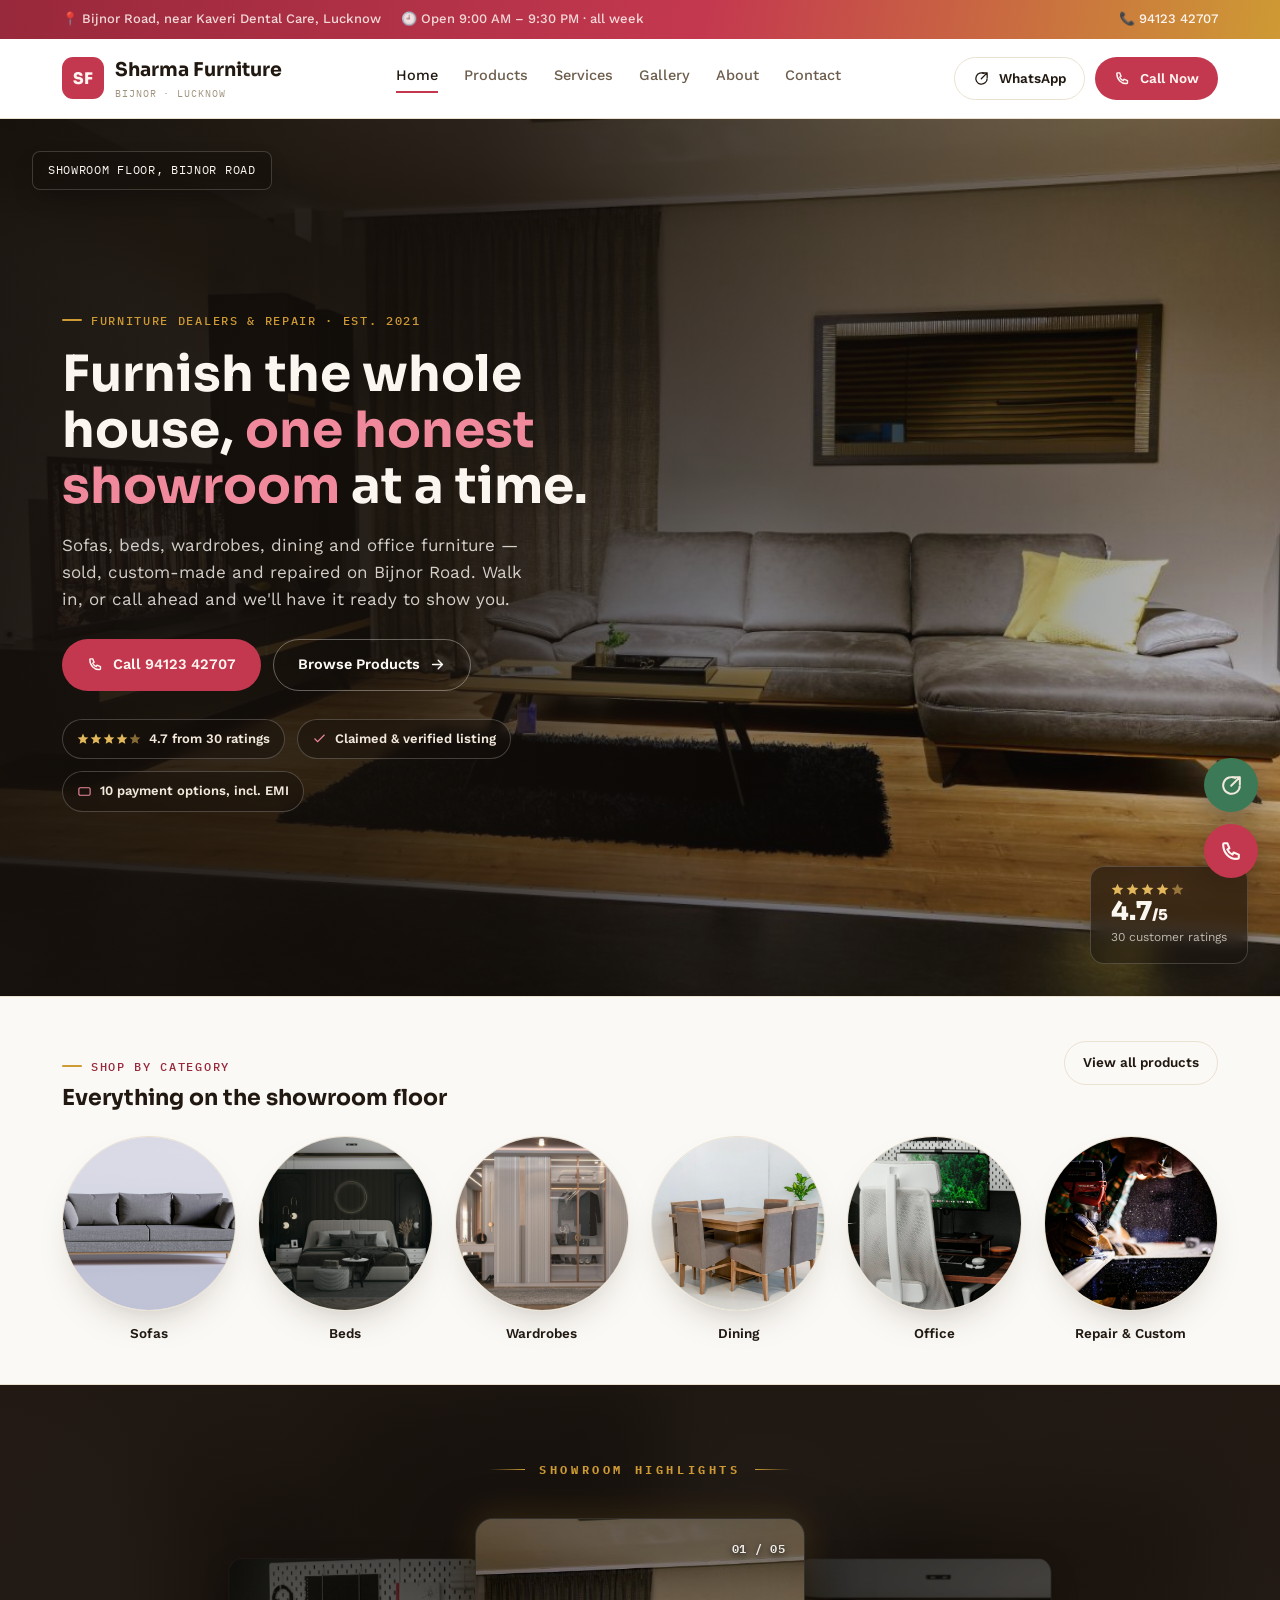
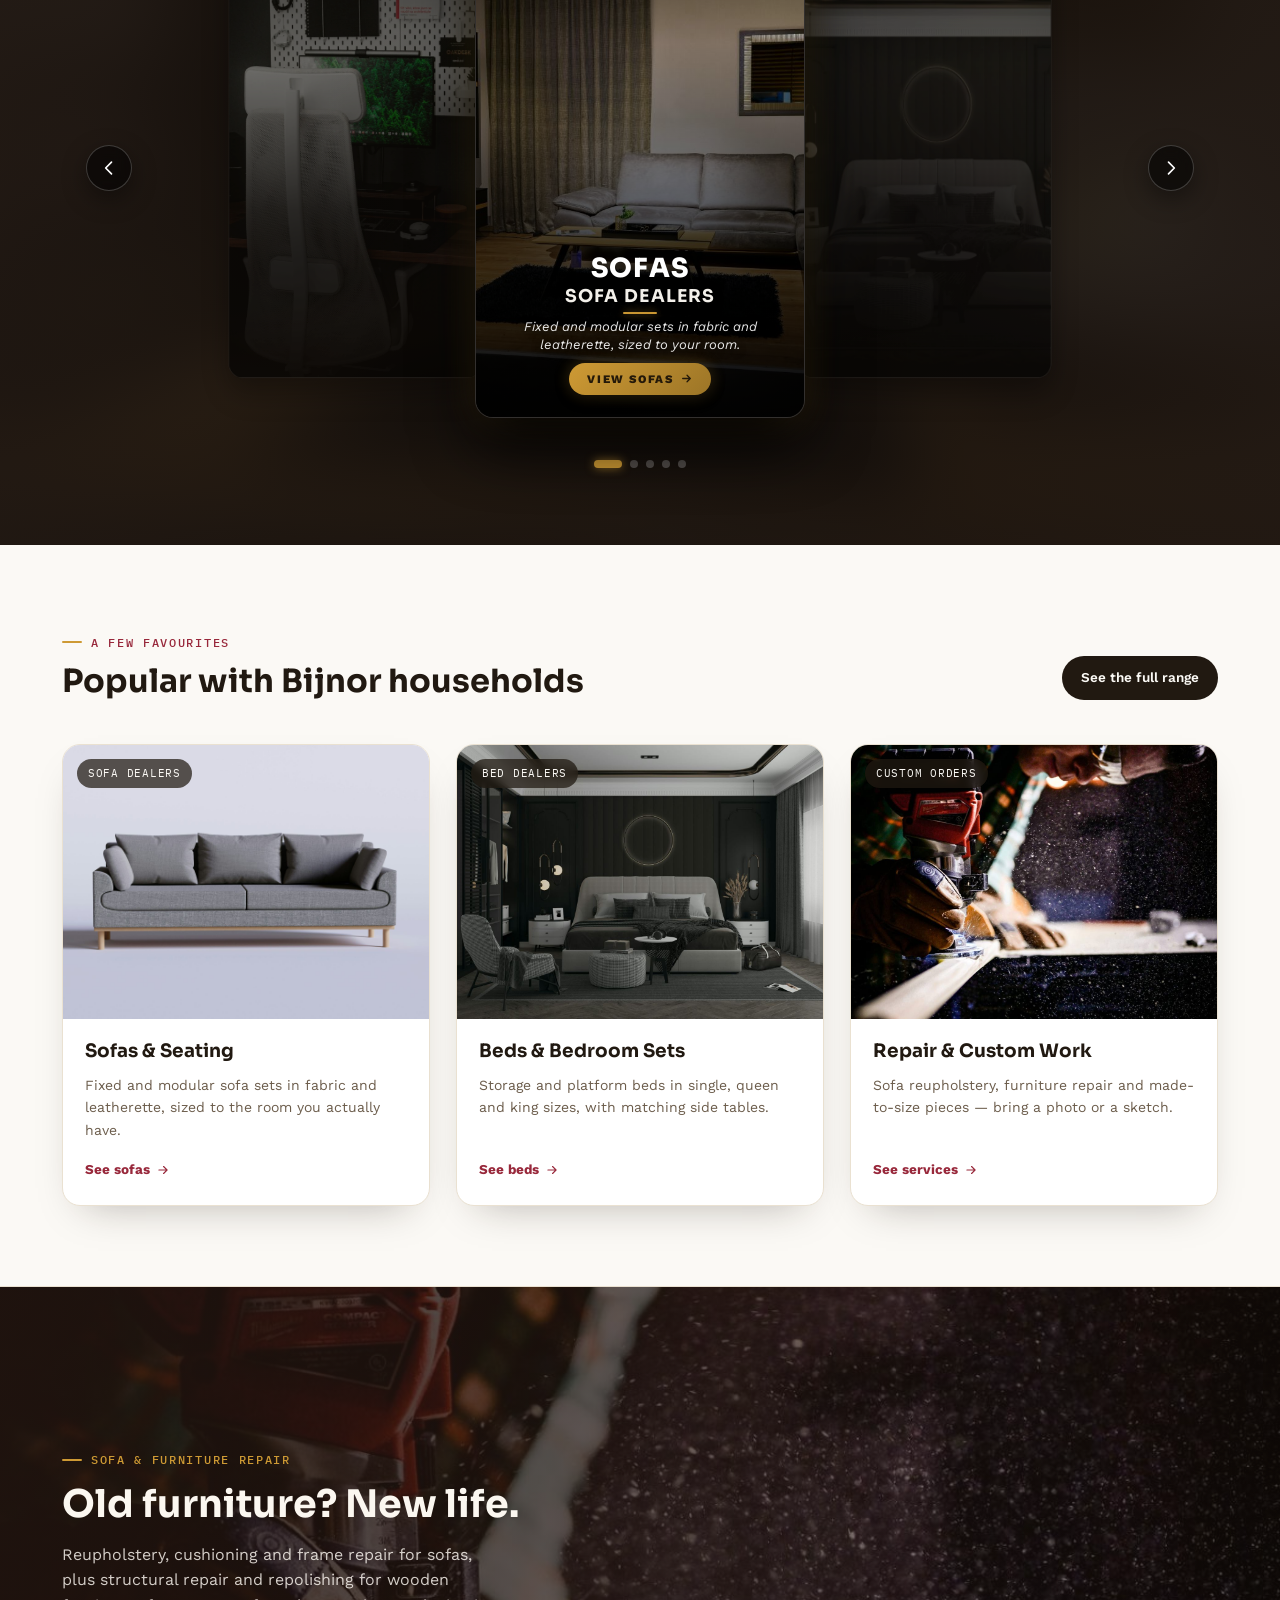
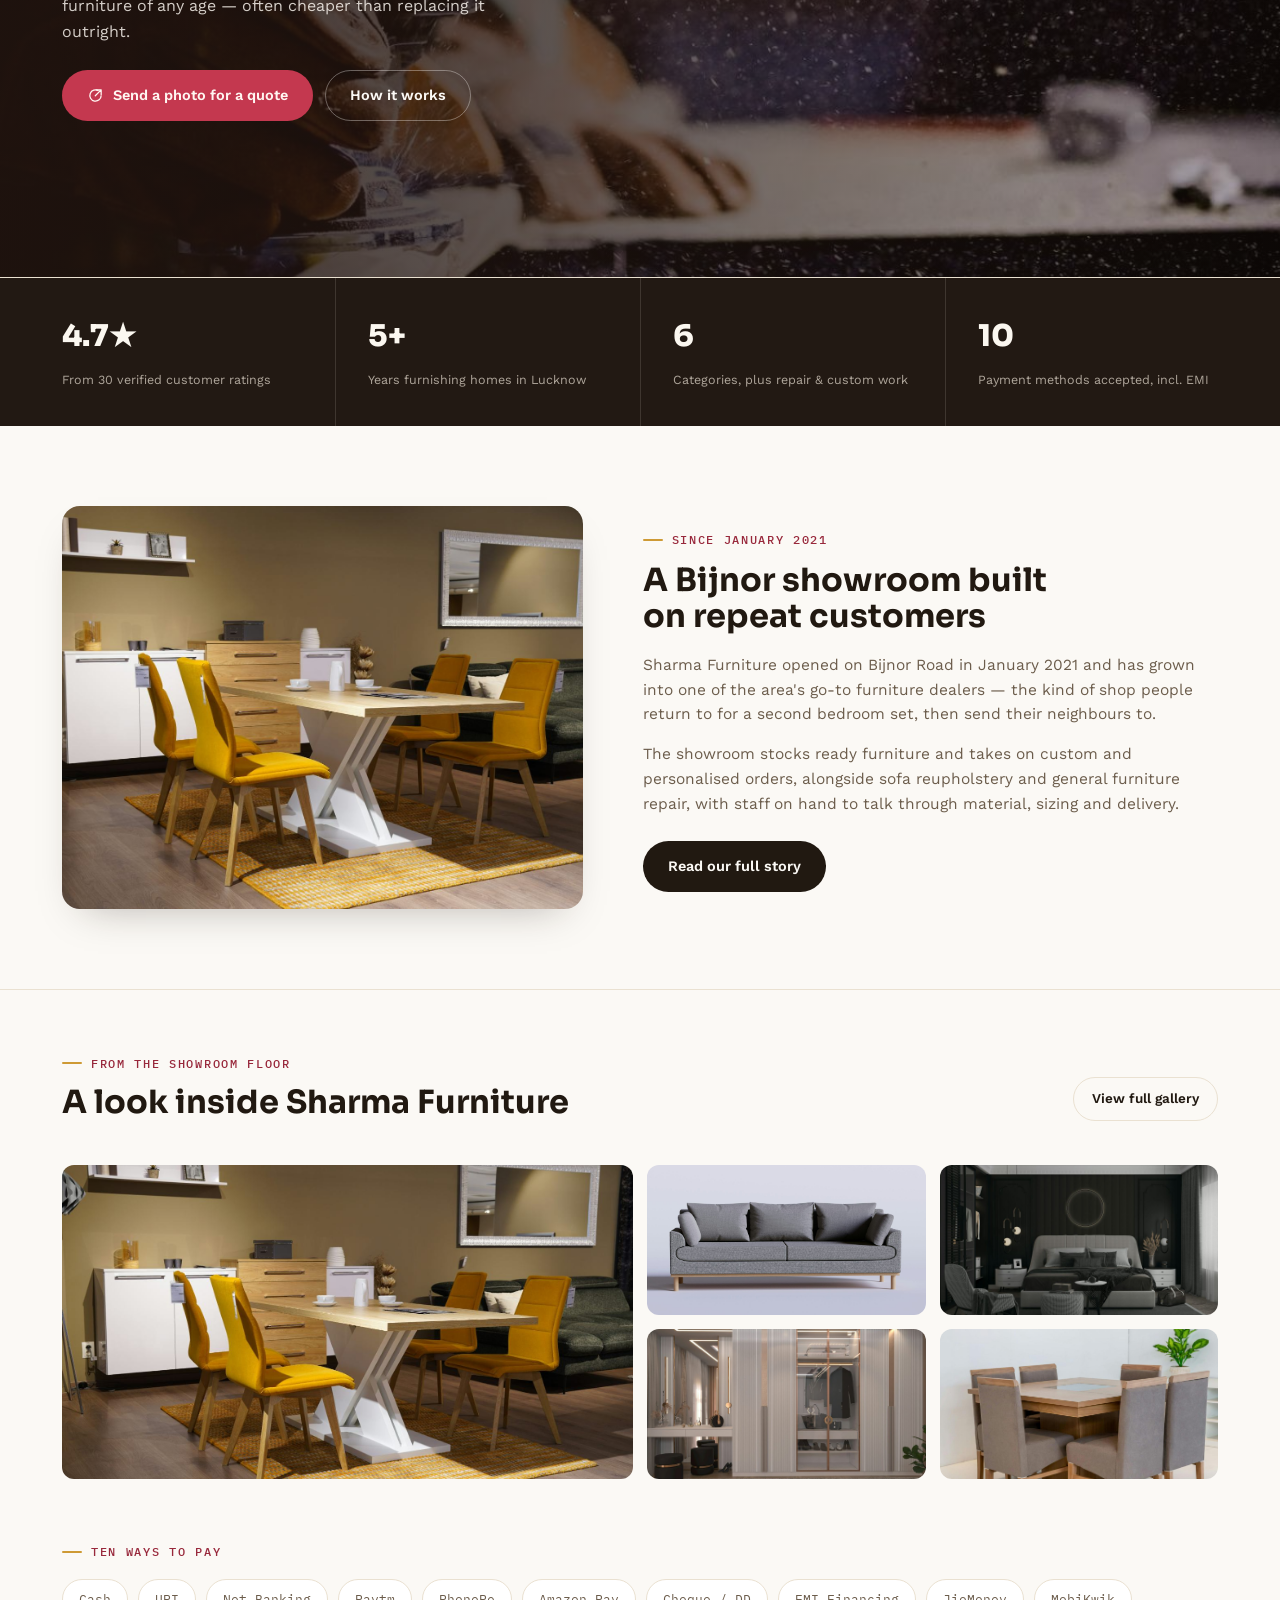
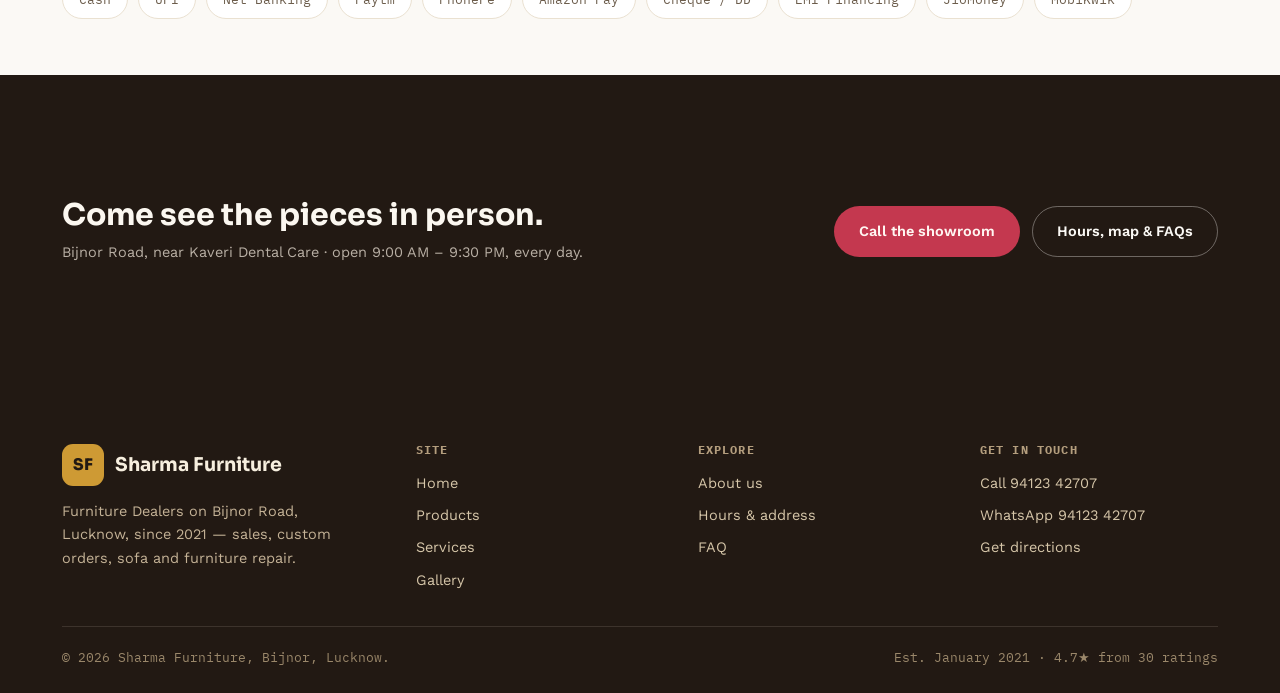
<file: index.html>
<!DOCTYPE html>
<html lang="en">
<head>
<meta charset="UTF-8">
<meta name="viewport" content="width=device-width, initial-scale=1.0">
<title>Sharma Furniture — Bijnor, Lucknow</title>
<meta name="description" content="Sharma Furniture: sofas, beds, wardrobes, dining and office furniture, plus sofa and furniture repair, on Bijnor Road, Lucknow. Open 9:00 AM–9:30 PM daily.">
<link rel="icon" href="data:image/svg+xml,<svg xmlns=%22http://www.w3.org/2000/svg%22 viewBox=%220 0 100 100%22><text y=%22.9em%22 font-size=%2290%22>🛋️</text></svg>">
<link rel="stylesheet" href="assets/css/style.css">
</head>
<body>

<div class="topbar">
  <div class="wrap">
    <div class="tb-links">
      <span>📍 Bijnor Road, near Kaveri Dental Care, Lucknow</span>
      <span>🕘 Open 9:00 AM – 9:30 PM · all week</span>
    </div>
    <a href="tel:+919412342707">📞 94123 42707</a>
  </div>
</div>

<header class="site">
  <div class="nav">
    <a class="brand" href="index.html">
      <span class="brand-mark">SF</span>
      <span>
        <span class="brand-name">Sharma Furniture</span>
        <span class="brand-sub">Bijnor · Lucknow</span>
      </span>
    </a>
    <nav class="links">
      <a href="index.html" aria-current="page">Home</a>
      <a href="products.html">Products</a>
      <a href="services.html">Services</a>
      <a href="gallery.html">Gallery</a>
      <a href="about.html">About</a>
      <a href="contact.html">Contact</a>
    </nav>
    <div class="nav-cta">
      <span class="nav-rating">★ 4.7 · 30 ratings</span>
      <a class="btn btn-outline btn-sm" href="https://wa.me/919412342707" target="_blank" rel="noopener">
        <svg viewBox="0 0 24 24" fill="none" stroke="currentColor" stroke-width="1.8"><path d="M20 12a8 8 0 1 1-3.7-6.75"/><path d="M20 4l-8.3 8.3M13 4h7v7" stroke-linecap="round" stroke-linejoin="round"/></svg>
        WhatsApp
      </a>
      <a class="btn btn-accent btn-sm" href="tel:+919412342707">
        <svg viewBox="0 0 24 24" fill="none" stroke="currentColor" stroke-width="2"><path d="M4 5c0-.6.4-1 1-1h3l2 5-2 1a9 9 0 0 0 5 5l1-2 5 2v3c0 .6-.4 1-1 1C10.4 20 4 13.6 4 5Z" stroke-linecap="round" stroke-linejoin="round"/></svg>
        Call Now
      </a>
      <button class="nav-toggle" aria-label="Menu" id="navToggle">
        <svg viewBox="0 0 24 24" fill="none" stroke="currentColor" stroke-width="1.8"><path d="M3 6h18M3 12h18M3 18h18" stroke-linecap="round"/></svg>
      </button>
    </div>
  </div>
</header>

<main id="top">

  <!-- HERO -->
  <section class="hero">
    <div class="hero-bg">
      <img src="assets/img/hero-sofa-living.jpg" alt="Grey sectional sofa styled in a modern living room, the kind of set available at Sharma Furniture" width="1600" height="900">
    </div>
    <span class="hero-ribbon">Showroom floor, Bijnor Road</span>
    <div class="wrap">
      <div class="hero-copy">
        <span class="eyebrow on-dark">Furniture Dealers &amp; Repair · Est. 2021</span>
        <h1>Furnish the whole house, <span class="accent">one honest showroom</span> at a time.</h1>
        <p class="hero-lede">Sofas, beds, wardrobes, dining and office furniture — sold, custom-made and repaired on Bijnor Road. Walk in, or call ahead and we'll have it ready to show you.</p>
        <div class="hero-ctas">
          <a class="btn btn-accent" href="tel:+919412342707">
            <svg viewBox="0 0 24 24" fill="none" stroke="currentColor" stroke-width="2"><path d="M4 5c0-.6.4-1 1-1h3l2 5-2 1a9 9 0 0 0 5 5l1-2 5 2v3c0 .6-.4 1-1 1C10.4 20 4 13.6 4 5Z" stroke-linecap="round" stroke-linejoin="round"/></svg>
            Call 94123 42707
          </a>
          <a class="btn btn-outline on-dark" href="products.html">
            Browse Products
            <svg viewBox="0 0 24 24" fill="none" stroke="currentColor" stroke-width="2"><path d="M5 12h14M13 6l6 6-6 6" stroke-linecap="round" stroke-linejoin="round"/></svg>
          </a>
        </div>
        <div class="hero-badges">
          <span class="hbadge on-dark">
            <span class="stars">
              <svg viewBox="0 0 20 20" fill="currentColor"><path d="M10 1l2.6 5.9 6.4.6-4.8 4.3 1.4 6.2L10 14.9 4.4 18l1.4-6.2L1 7.5l6.4-.6L10 1z"/></svg>
              <svg viewBox="0 0 20 20" fill="currentColor"><path d="M10 1l2.6 5.9 6.4.6-4.8 4.3 1.4 6.2L10 14.9 4.4 18l1.4-6.2L1 7.5l6.4-.6L10 1z"/></svg>
              <svg viewBox="0 0 20 20" fill="currentColor"><path d="M10 1l2.6 5.9 6.4.6-4.8 4.3 1.4 6.2L10 14.9 4.4 18l1.4-6.2L1 7.5l6.4-.6L10 1z"/></svg>
              <svg viewBox="0 0 20 20" fill="currentColor"><path d="M10 1l2.6 5.9 6.4.6-4.8 4.3 1.4 6.2L10 14.9 4.4 18l1.4-6.2L1 7.5l6.4-.6L10 1z"/></svg>
              <svg viewBox="0 0 20 20" fill="currentColor"><path d="M10 1l2.6 5.9 6.4.6-4.8 4.3 1.4 6.2L10 14.9 4.4 18l1.4-6.2L1 7.5l6.4-.6L10 1z" fill-opacity=".55"/></svg>
            </span>
            4.7 from 30 ratings
          </span>
          <span class="hbadge on-dark">
            <svg viewBox="0 0 24 24" fill="none" stroke="currentColor" stroke-width="1.8"><path d="M20 6L9 17l-5-5"/></svg>
            Claimed &amp; verified listing
          </span>
          <span class="hbadge on-dark">
            <svg viewBox="0 0 24 24" fill="none" stroke="currentColor" stroke-width="1.8"><rect x="3" y="6" width="18" height="12" rx="2"/></svg>
            10 payment options, incl. EMI
          </span>
        </div>
      </div>
    </div>
    <div class="hero-rating-card">
      <div>
        <div class="hrc-stars">
          <svg viewBox="0 0 20 20" fill="currentColor"><path d="M10 1l2.6 5.9 6.4.6-4.8 4.3 1.4 6.2L10 14.9 4.4 18l1.4-6.2L1 7.5l6.4-.6L10 1z"/></svg>
          <svg viewBox="0 0 20 20" fill="currentColor"><path d="M10 1l2.6 5.9 6.4.6-4.8 4.3 1.4 6.2L10 14.9 4.4 18l1.4-6.2L1 7.5l6.4-.6L10 1z"/></svg>
          <svg viewBox="0 0 20 20" fill="currentColor"><path d="M10 1l2.6 5.9 6.4.6-4.8 4.3 1.4 6.2L10 14.9 4.4 18l1.4-6.2L1 7.5l6.4-.6L10 1z"/></svg>
          <svg viewBox="0 0 20 20" fill="currentColor"><path d="M10 1l2.6 5.9 6.4.6-4.8 4.3 1.4 6.2L10 14.9 4.4 18l1.4-6.2L1 7.5l6.4-.6L10 1z"/></svg>
          <svg viewBox="0 0 20 20" fill="currentColor"><path d="M10 1l2.6 5.9 6.4.6-4.8 4.3 1.4 6.2L10 14.9 4.4 18l1.4-6.2L1 7.5l6.4-.6L10 1z" fill-opacity=".55"/></svg>
        </div>
        <div class="hrc-num">4.7<span style="font-size:15px;">/5</span></div>
        <div class="hrc-label">30 customer ratings</div>
      </div>
    </div>
  </section>

  <!-- CATEGORY RAIL -->
  <section class="rail">
    <div class="wrap">
      <div class="rail-head">
        <div>
          <span class="eyebrow">Shop by category</span>
          <h2 style="font-size:22px;margin-top:10px;">Everything on the showroom floor</h2>
        </div>
        <a class="btn btn-outline btn-sm" href="products.html">View all products</a>
      </div>
      <div class="rail-track">
        <a class="rail-item" href="products.html#sofas">
          <span class="rail-photo"><img src="assets/img/category-sofas.jpg" alt="Sofas" width="300" height="300"></span>
          <span>Sofas</span>
        </a>
        <a class="rail-item" href="products.html#beds">
          <span class="rail-photo"><img src="assets/img/category-beds.jpg" alt="Beds" width="300" height="300"></span>
          <span>Beds</span>
        </a>
        <a class="rail-item" href="products.html#wardrobes">
          <span class="rail-photo"><img src="assets/img/category-wardrobes.jpg" alt="Wardrobes & storage" width="300" height="300"></span>
          <span>Wardrobes</span>
        </a>
        <a class="rail-item" href="products.html#dining">
          <span class="rail-photo"><img src="assets/img/category-dining.jpg" alt="Dining furniture" width="300" height="300"></span>
          <span>Dining</span>
        </a>
        <a class="rail-item" href="products.html#office">
          <span class="rail-photo"><img src="assets/img/category-office.jpg" alt="Office chairs & furniture" width="300" height="300"></span>
          <span>Office</span>
        </a>
        <a class="rail-item" href="services.html">
          <span class="rail-photo"><img src="assets/img/category-repair.jpg" alt="Furniture repair and custom orders" width="300" height="300"></span>
          <span>Repair &amp; Custom</span>
        </a>
      </div>
    </div>
  </section>

  <!-- SHOWROOM HIGHLIGHTS COVERFLOW -->
  <section class="coverflow">
    <div class="coverflow-bg"><img id="cfBgImg" src="assets/img/hero-sofa-living.jpg" alt="" role="presentation"></div>
    <div class="wrap">
      <div class="cf-eyebrow">
        <span class="cf-line"></span>
        <h2>Showroom Highlights</h2>
        <span class="cf-line right"></span>
      </div>
      <div class="coverflow-stage" id="cfStage" role="region" aria-label="Showroom highlights carousel">
        <div class="cf-track" id="cfTrack">

          <div class="cf-card">
            <img class="cf-img" src="assets/img/hero-sofa-living.jpg" alt="Sofa styled in a living room">
            <div class="cf-shade"></div>
            <div class="cf-content">
              <span class="cf-tag">01 / 05</span>
              <div>
                <h3 class="cf-title">Sofas<small>Sofa Dealers</small></h3>
                <div class="cf-rule"></div>
                <p class="cf-desc">Fixed and modular sets in fabric and leatherette, sized to your room.</p>
                <a class="cf-cta" href="products.html#sofas">View sofas
                  <svg viewBox="0 0 24 24" fill="none" stroke="currentColor" stroke-width="2.4"><path d="M5 12h14M13 6l6 6-6 6" stroke-linecap="round" stroke-linejoin="round"/></svg>
                </a>
              </div>
            </div>
          </div>

          <div class="cf-card">
            <img class="cf-img" src="assets/img/category-beds.jpg" alt="Bed set on display">
            <div class="cf-shade"></div>
            <div class="cf-content">
              <span class="cf-tag">02 / 05</span>
              <div>
                <h3 class="cf-title">Beds<small>Bed Dealers</small></h3>
                <div class="cf-rule"></div>
                <p class="cf-desc">Storage and platform beds in single, queen and king, with side tables.</p>
                <a class="cf-cta" href="products.html#beds">View beds
                  <svg viewBox="0 0 24 24" fill="none" stroke="currentColor" stroke-width="2.4"><path d="M5 12h14M13 6l6 6-6 6" stroke-linecap="round" stroke-linejoin="round"/></svg>
                </a>
              </div>
            </div>
          </div>

          <div class="cf-card">
            <img class="cf-img" src="assets/img/category-wardrobes.jpg" alt="Wardrobe on display">
            <div class="cf-shade"></div>
            <div class="cf-content">
              <span class="cf-tag">03 / 05</span>
              <div>
                <h3 class="cf-title">Wardrobes<small>Storage</small></h3>
                <div class="cf-rule"></div>
                <p class="cf-desc">Two- and three-door wardrobes built to the wall's measurements.</p>
                <a class="cf-cta" href="products.html#wardrobes">View wardrobes
                  <svg viewBox="0 0 24 24" fill="none" stroke="currentColor" stroke-width="2.4"><path d="M5 12h14M13 6l6 6-6 6" stroke-linecap="round" stroke-linejoin="round"/></svg>
                </a>
              </div>
            </div>
          </div>

          <div class="cf-card">
            <img class="cf-img" src="assets/img/category-dining.jpg" alt="Dining set on display">
            <div class="cf-shade"></div>
            <div class="cf-content">
              <span class="cf-tag">04 / 05</span>
              <div>
                <h3 class="cf-title">Dining<small>Tables &amp; Chairs</small></h3>
                <div class="cf-rule"></div>
                <p class="cf-desc">4, 6 and 8-seater dining sets in wood and engineered board.</p>
                <a class="cf-cta" href="products.html#dining">View dining sets
                  <svg viewBox="0 0 24 24" fill="none" stroke="currentColor" stroke-width="2.4"><path d="M5 12h14M13 6l6 6-6 6" stroke-linecap="round" stroke-linejoin="round"/></svg>
                </a>
              </div>
            </div>
          </div>

          <div class="cf-card">
            <img class="cf-img" src="assets/img/category-office.jpg" alt="Office chair on display">
            <div class="cf-shade"></div>
            <div class="cf-content">
              <span class="cf-tag">05 / 05</span>
              <div>
                <h3 class="cf-title">Office<small>Chairs &amp; Furniture</small></h3>
                <div class="cf-rule"></div>
                <p class="cf-desc">Task chairs and workstations for home offices and small businesses.</p>
                <a class="cf-cta" href="products.html#office">View office range
                  <svg viewBox="0 0 24 24" fill="none" stroke="currentColor" stroke-width="2.4"><path d="M5 12h14M13 6l6 6-6 6" stroke-linecap="round" stroke-linejoin="round"/></svg>
                </a>
              </div>
            </div>
          </div>

        </div>
        <button class="cf-nav prev" id="cfPrev" type="button" aria-label="Previous highlight">
          <svg viewBox="0 0 24 24" fill="none" stroke="currentColor" stroke-width="2"><path d="M15 5l-7 7 7 7" stroke-linecap="round" stroke-linejoin="round"/></svg>
        </button>
        <button class="cf-nav next" id="cfNext" type="button" aria-label="Next highlight">
          <svg viewBox="0 0 24 24" fill="none" stroke="currentColor" stroke-width="2"><path d="M9 5l7 7-7 7" stroke-linecap="round" stroke-linejoin="round"/></svg>
        </button>
      </div>
      <div class="cf-dots" id="cfDots"></div>
    </div>
  </section>

  <!-- FEATURED CATEGORIES -->
  <section>
    <div class="wrap">
      <div class="section-head split">
        <div>
          <span class="eyebrow">A few favourites</span>
          <h2 style="font-size:clamp(24px,2.8vw,32px);margin-top:12px;">Popular with Bijnor households</h2>
        </div>
        <a class="btn btn-dark btn-sm" href="products.html">See the full range</a>
      </div>

      <div class="grid-cats">
        <div class="cat-card">
          <div class="cat-photo"><span class="cat-tag">Sofa Dealers</span><img src="assets/img/category-sofas.jpg" alt="A grey fabric sofa, an example of the sofa sets carried at Sharma Furniture" loading="lazy" width="800" height="600"></div>
          <div class="cat-body">
            <h3>Sofas &amp; Seating</h3>
            <p>Fixed and modular sofa sets in fabric and leatherette, sized to the room you actually have.</p>
            <div class="cat-foot">
              <a class="cat-link" href="products.html#sofas">See sofas
                <svg viewBox="0 0 24 24" fill="none" stroke="currentColor" stroke-width="2"><path d="M5 12h14M13 6l6 6-6 6" stroke-linecap="round" stroke-linejoin="round"/></svg>
              </a>
            </div>
          </div>
        </div>

        <div class="cat-card">
          <div class="cat-photo"><span class="cat-tag">Bed Dealers</span><img src="assets/img/category-beds.jpg" alt="A modern bedroom set including bed and side tables" loading="lazy" width="800" height="600"></div>
          <div class="cat-body">
            <h3>Beds &amp; Bedroom Sets</h3>
            <p>Storage and platform beds in single, queen and king sizes, with matching side tables.</p>
            <div class="cat-foot">
              <a class="cat-link" href="products.html#beds">See beds
                <svg viewBox="0 0 24 24" fill="none" stroke="currentColor" stroke-width="2"><path d="M5 12h14M13 6l6 6-6 6" stroke-linecap="round" stroke-linejoin="round"/></svg>
              </a>
            </div>
          </div>
        </div>

        <div class="cat-card">
          <div class="cat-photo"><span class="cat-tag">Custom Orders</span><img src="assets/img/category-repair.jpg" alt="A craftsman working on a furniture repair" loading="lazy" width="800" height="600"></div>
          <div class="cat-body">
            <h3>Repair &amp; Custom Work</h3>
            <p>Sofa reupholstery, furniture repair and made-to-size pieces — bring a photo or a sketch.</p>
            <div class="cat-foot">
              <a class="cat-link" href="services.html">See services
                <svg viewBox="0 0 24 24" fill="none" stroke="currentColor" stroke-width="2"><path d="M5 12h14M13 6l6 6-6 6" stroke-linecap="round" stroke-linejoin="round"/></svg>
              </a>
            </div>
          </div>
        </div>
      </div>
    </div>
  </section>

  <!-- PROMO / REPAIR BANNER -->
  <section class="promo">
    <div class="promo-bg"><img src="assets/img/category-repair.jpg" alt="" role="presentation"></div>
    <div class="wrap">
      <div class="promo-inner">
        <span class="eyebrow on-dark">Sofa &amp; furniture repair</span>
        <h2>Old furniture? New life.</h2>
        <p>Reupholstery, cushioning and frame repair for sofas, plus structural repair and repolishing for wooden furniture of any age — often cheaper than replacing it outright.</p>
        <div style="display:flex;gap:12px;flex-wrap:wrap;">
          <a class="btn btn-accent" href="https://wa.me/919412342707" target="_blank" rel="noopener">
            <svg viewBox="0 0 24 24" fill="none" stroke="currentColor" stroke-width="1.8"><path d="M20 12a8 8 0 1 1-3.7-6.75"/><path d="M20 4l-8.3 8.3M13 4h7v7" stroke-linecap="round" stroke-linejoin="round"/></svg>
            Send a photo for a quote
          </a>
          <a class="btn btn-outline on-dark" href="services.html">How it works</a>
        </div>
      </div>
    </div>
  </section>

  <!-- STATS -->
  <div class="stats">
    <div class="stats-grid">
      <div class="stat"><span class="num">4.7★</span><span class="label">From 30 verified customer ratings</span></div>
      <div class="stat"><span class="num">5+</span><span class="label">Years furnishing homes in Lucknow</span></div>
      <div class="stat"><span class="num">6</span><span class="label">Categories, plus repair &amp; custom work</span></div>
      <div class="stat"><span class="num">10</span><span class="label">Payment methods accepted, incl. EMI</span></div>
    </div>
  </div>

  <!-- ABOUT TEASER -->
  <section class="about">
    <div class="wrap about-grid">
      <div class="about-photo">
        <img src="assets/img/about-showroom.jpg" alt="A furnished living and dining space, representative of a Sharma Furniture showroom setup" loading="lazy" width="900" height="700">
      </div>
      <div class="about-copy">
        <span class="eyebrow">Since January 2021</span>
        <h2 style="font-size:clamp(24px,3vw,32px);margin:14px 0 18px;">A Bijnor showroom built on repeat customers</h2>
        <p>Sharma Furniture opened on Bijnor Road in January 2021 and has grown into one of the area's go-to furniture dealers — the kind of shop people return to for a second bedroom set, then send their neighbours to.</p>
        <p>The showroom stocks ready furniture and takes on custom and personalised orders, alongside sofa reupholstery and general furniture repair, with staff on hand to talk through material, sizing and delivery.</p>
        <div style="margin-top:24px;">
          <a class="btn btn-dark" href="about.html">Read our full story</a>
        </div>
      </div>
    </div>
  </section>

  <!-- GALLERY TEASER -->
  <section class="tight">
    <div class="wrap">
      <div class="section-head split">
        <div>
          <span class="eyebrow">From the showroom floor</span>
          <h2 style="font-size:clamp(24px,2.8vw,32px);margin-top:12px;">A look inside Sharma Furniture</h2>
        </div>
        <a class="btn btn-outline btn-sm" href="gallery.html">View full gallery</a>
      </div>
      <div class="gallery-grid">
        <a class="g-big" href="gallery.html"><img src="assets/img/about-showroom.jpg" alt="Showroom interior" loading="lazy"></a>
        <a href="gallery.html"><img src="assets/img/category-sofas.jpg" alt="Sofa on display" loading="lazy"></a>
        <a href="gallery.html"><img src="assets/img/category-beds.jpg" alt="Bed set on display" loading="lazy"></a>
        <a href="gallery.html"><img src="assets/img/category-wardrobes.jpg" alt="Wardrobe on display" loading="lazy"></a>
        <a href="gallery.html"><img src="assets/img/category-dining.jpg" alt="Dining set on display" loading="lazy"></a>
      </div>
    </div>
  </section>

  <!-- PAYMENTS -->
  <section class="tight" style="padding-top:0;">
    <div class="wrap">
      <span class="eyebrow">Ten ways to pay</span>
      <div class="pay-strip" style="margin-top:18px;">
        <span class="pay-pill">Cash</span>
        <span class="pay-pill">UPI</span>
        <span class="pay-pill">Net Banking</span>
        <span class="pay-pill">Paytm</span>
        <span class="pay-pill">PhonePe</span>
        <span class="pay-pill">Amazon Pay</span>
        <span class="pay-pill">Cheque / DD</span>
        <span class="pay-pill">EMI Financing</span>
        <span class="pay-pill">JioMoney</span>
        <span class="pay-pill">MobiKwik</span>
      </div>
    </div>
  </section>

  <!-- CTA BAND -->
  <section class="cta-band">
    <div class="wrap">
      <div>
        <h2>Come see the pieces in person.</h2>
        <p>Bijnor Road, near Kaveri Dental Care · open 9:00 AM – 9:30 PM, every day.</p>
      </div>
      <div class="cta-band-ctas">
        <a class="btn btn-accent" href="tel:+919412342707">Call the showroom</a>
        <a class="btn btn-outline on-dark" href="contact.html">Hours, map &amp; FAQs</a>
      </div>
    </div>
  </section>

</main>

<footer>
  <div class="wrap">
    <div class="footer-grid">
      <div>
        <div class="brand" style="margin-bottom:14px;">
          <span class="brand-mark" style="background:var(--gold);color:#221913;">SF</span>
          <span class="brand-name" style="font-size:19px;">Sharma Furniture</span>
        </div>
        <p style="max-width:34ch;">Furniture Dealers on Bijnor Road, Lucknow, since 2021 — sales, custom orders, sofa and furniture repair.</p>
      </div>
      <div>
        <h4>Site</h4>
        <div class="flinks">
          <a href="index.html">Home</a>
          <a href="products.html">Products</a>
          <a href="services.html">Services</a>
          <a href="gallery.html">Gallery</a>
        </div>
      </div>
      <div>
        <h4>Explore</h4>
        <div class="flinks">
          <a href="about.html">About us</a>
          <a href="contact.html">Hours &amp; address</a>
          <a href="contact.html#faq">FAQ</a>
        </div>
      </div>
      <div>
        <h4>Get in touch</h4>
        <div class="flinks">
          <a href="tel:+919412342707">Call 94123 42707</a>
          <a href="https://wa.me/919412342707" target="_blank" rel="noopener">WhatsApp 94123 42707</a>
          <a href="https://www.google.com/maps/search/?api=1&query=Sharma+Furniture+Bijnor+Road+Near+Kaveri+Dental+Care+Bijnor+Lucknow" target="_blank" rel="noopener">Get directions</a>
        </div>
      </div>
    </div>
    <div class="foot-bottom">
      <span>© <span id="year">2026</span> Sharma Furniture, Bijnor, Lucknow.</span>
      <span>Est. January 2021 · 4.7★ from 30 ratings</span>
    </div>
  </div>
</footer>

<div class="float-actions" aria-label="Quick contact">
  <a class="fab fab-wa" href="https://wa.me/919412342707" target="_blank" rel="noopener" title="WhatsApp Sharma Furniture" aria-label="WhatsApp Sharma Furniture">
    <svg viewBox="0 0 24 24" fill="none" stroke="currentColor" stroke-width="1.9"><path d="M20 12a8 8 0 1 1-3.7-6.75"/><path d="M20 4l-8.3 8.3M13 4h7v7" stroke-linecap="round" stroke-linejoin="round"/></svg>
  </a>
  <a class="fab fab-call" href="tel:+919412342707" title="Call Sharma Furniture" aria-label="Call Sharma Furniture">
    <svg viewBox="0 0 24 24" fill="none" stroke="currentColor" stroke-width="2"><path d="M4 5c0-.6.4-1 1-1h3l2 5-2 1a9 9 0 0 0 5 5l1-2 5 2v3c0 .6-.4 1-1 1C10.4 20 4 13.6 4 5Z" stroke-linecap="round" stroke-linejoin="round"/></svg>
  </a>
</div>

<script src="assets/js/main.js"></script>
</body>
</html>
</file>
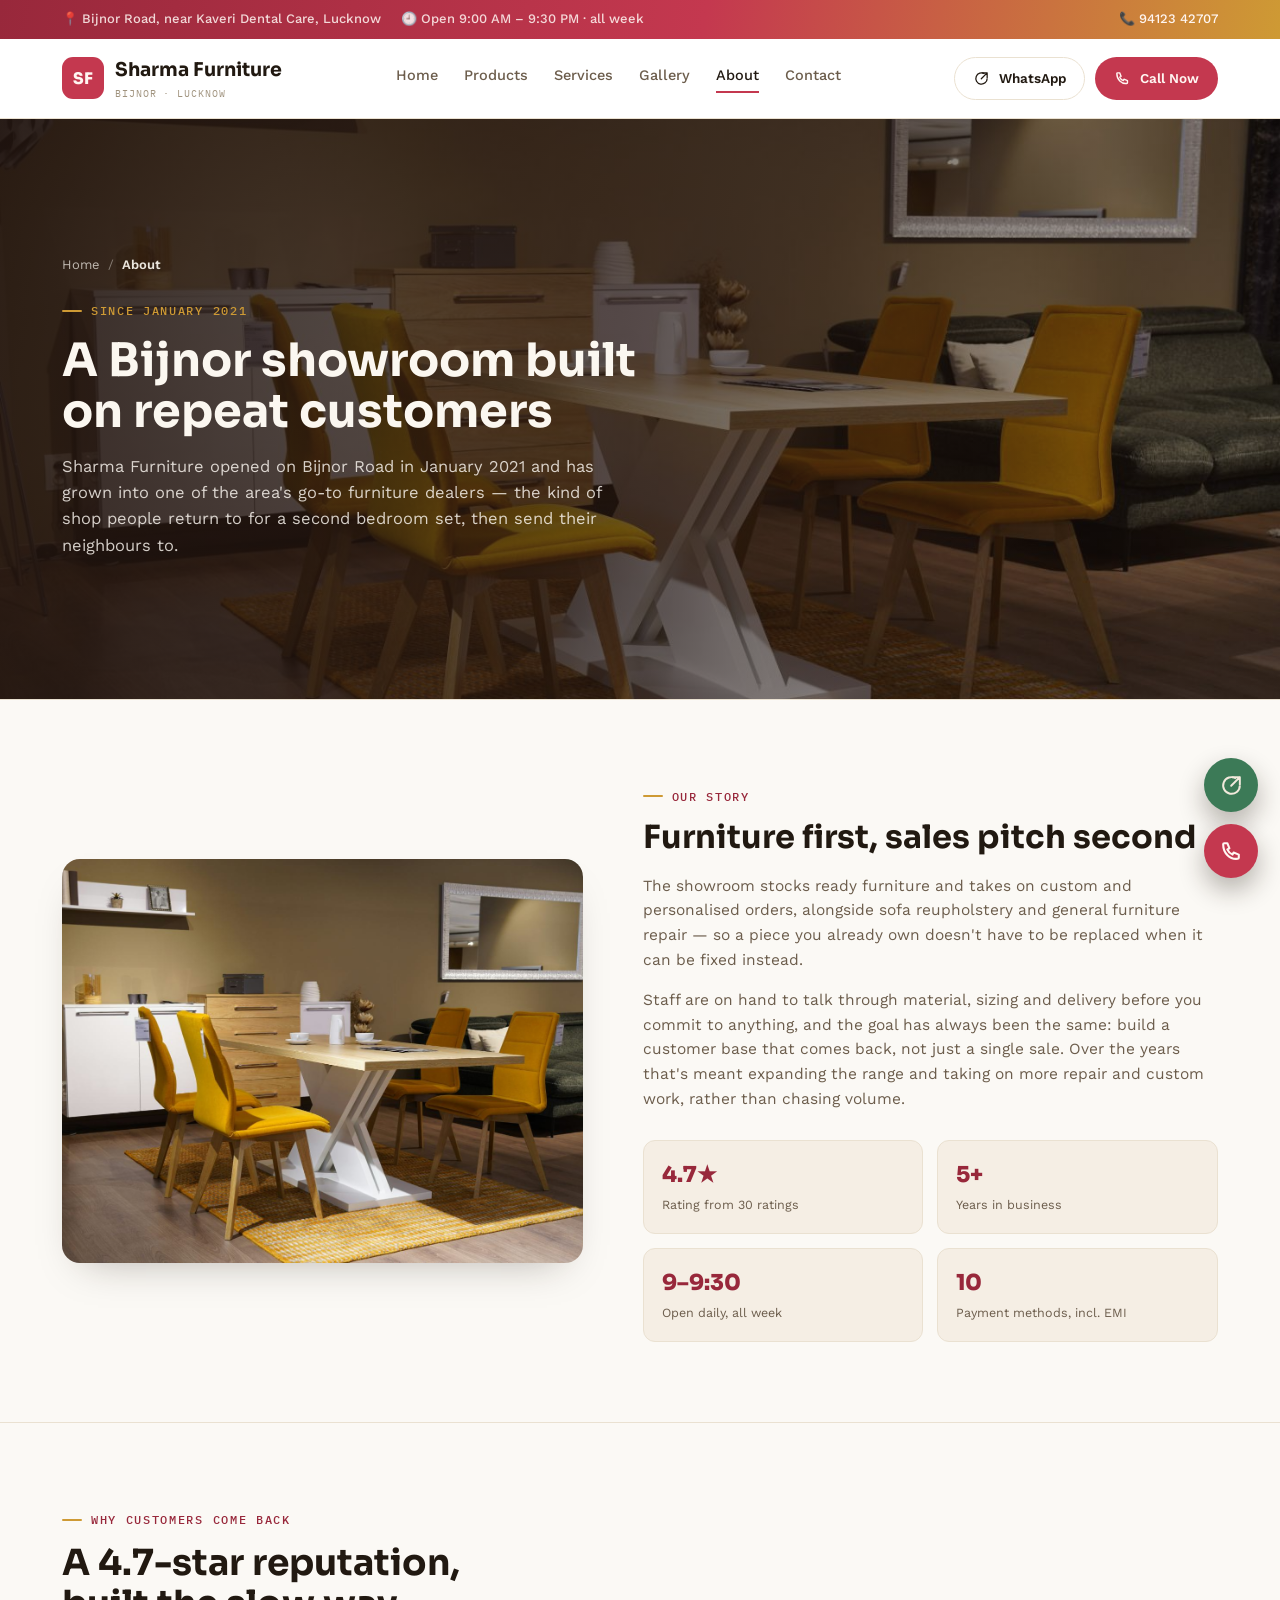
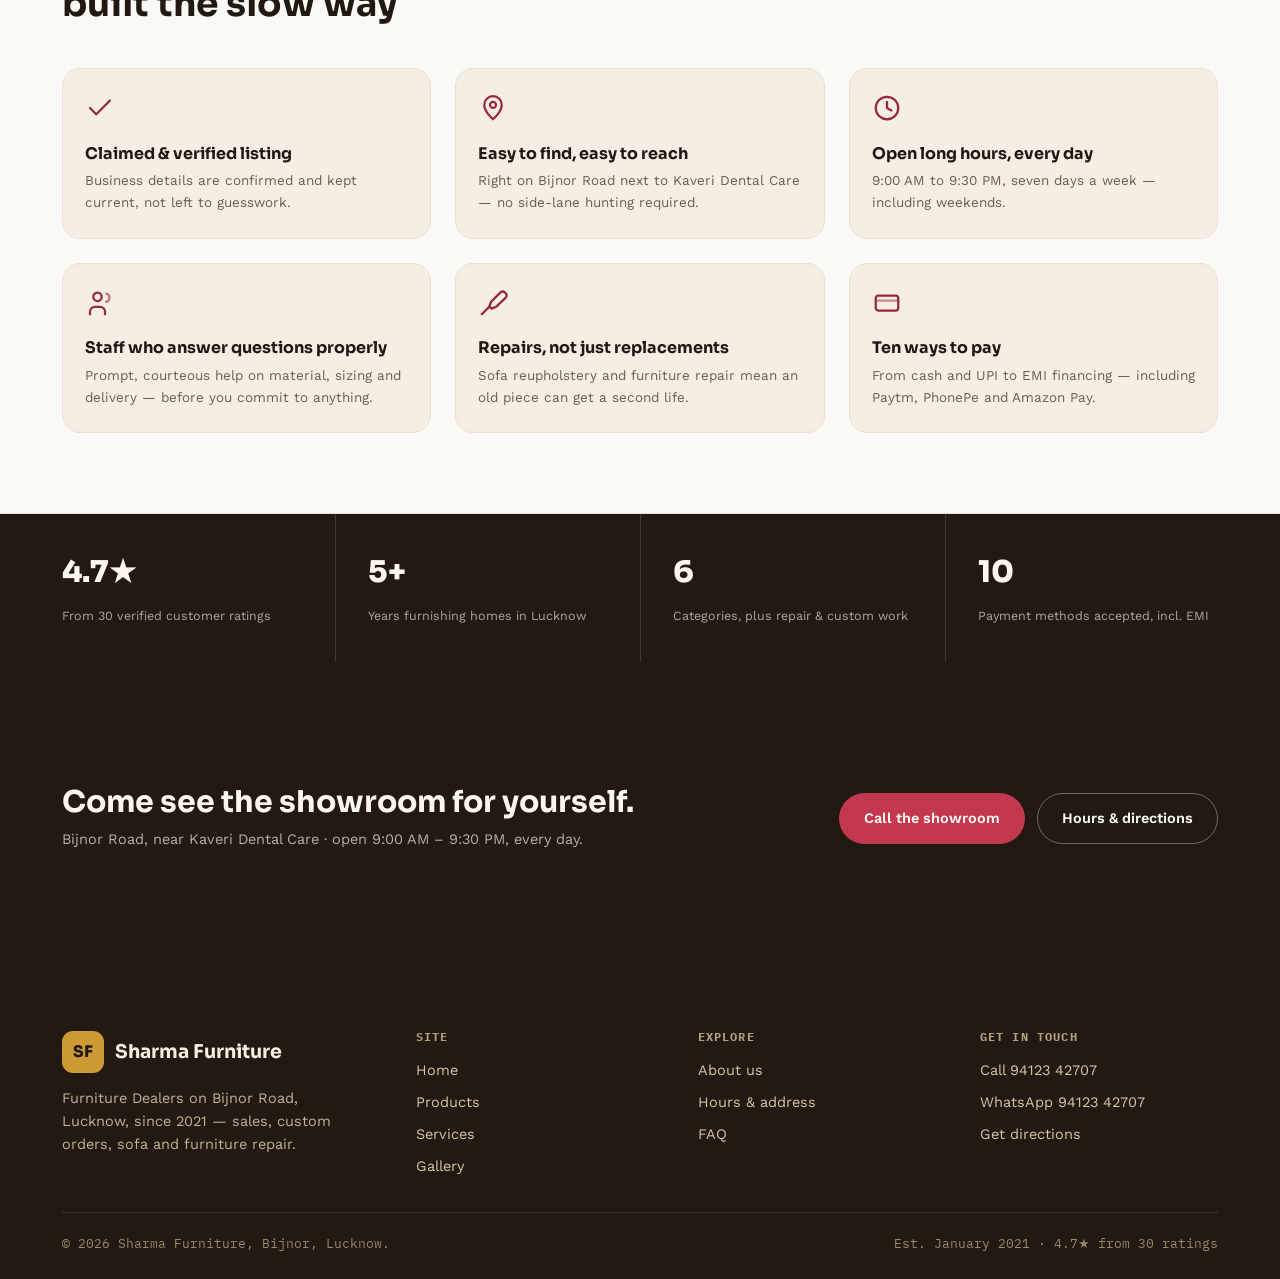
<file: about.html>
<!DOCTYPE html>
<html lang="en">
<head>
<meta charset="UTF-8">
<meta name="viewport" content="width=device-width, initial-scale=1.0">
<title>About Us — Sharma Furniture</title>
<meta name="description" content="Sharma Furniture has been furnishing homes on Bijnor Road, Lucknow, since January 2021. Read our story and why customers keep coming back.">
<link rel="icon" href="data:image/svg+xml,<svg xmlns=%22http://www.w3.org/2000/svg%22 viewBox=%220 0 100 100%22><text y=%22.9em%22 font-size=%2290%22>🛋️</text></svg>">
<link rel="stylesheet" href="assets/css/style.css">
</head>
<body>

<div class="topbar">
  <div class="wrap">
    <div class="tb-links">
      <span>📍 Bijnor Road, near Kaveri Dental Care, Lucknow</span>
      <span>🕘 Open 9:00 AM – 9:30 PM · all week</span>
    </div>
    <a href="tel:+919412342707">📞 94123 42707</a>
  </div>
</div>

<header class="site">
  <div class="nav">
    <a class="brand" href="index.html">
      <span class="brand-mark">SF</span>
      <span>
        <span class="brand-name">Sharma Furniture</span>
        <span class="brand-sub">Bijnor · Lucknow</span>
      </span>
    </a>
    <nav class="links">
      <a href="index.html">Home</a>
      <a href="products.html">Products</a>
      <a href="services.html">Services</a>
      <a href="gallery.html">Gallery</a>
      <a href="about.html" aria-current="page">About</a>
      <a href="contact.html">Contact</a>
    </nav>
    <div class="nav-cta">
      <span class="nav-rating">★ 4.7 · 30 ratings</span>
      <a class="btn btn-outline btn-sm" href="https://wa.me/919412342707" target="_blank" rel="noopener">
        <svg viewBox="0 0 24 24" fill="none" stroke="currentColor" stroke-width="1.8"><path d="M20 12a8 8 0 1 1-3.7-6.75"/><path d="M20 4l-8.3 8.3M13 4h7v7" stroke-linecap="round" stroke-linejoin="round"/></svg>
        WhatsApp
      </a>
      <a class="btn btn-accent btn-sm" href="tel:+919412342707">
        <svg viewBox="0 0 24 24" fill="none" stroke="currentColor" stroke-width="2"><path d="M4 5c0-.6.4-1 1-1h3l2 5-2 1a9 9 0 0 0 5 5l1-2 5 2v3c0 .6-.4 1-1 1C10.4 20 4 13.6 4 5Z" stroke-linecap="round" stroke-linejoin="round"/></svg>
        Call Now
      </a>
      <button class="nav-toggle" aria-label="Menu" id="navToggle">
        <svg viewBox="0 0 24 24" fill="none" stroke="currentColor" stroke-width="1.8"><path d="M3 6h18M3 12h18M3 18h18" stroke-linecap="round"/></svg>
      </button>
    </div>
  </div>
</header>

<main>

  <section class="page-hero with-photo">
    <div class="page-hero-bg"><img src="assets/img/about-showroom.jpg" alt="" role="presentation"></div>
    <div class="wrap">
      <div class="page-hero-inner">
        <div class="breadcrumb"><a href="index.html">Home</a><span class="sep">/</span><span class="current">About</span></div>
        <span class="eyebrow">Since January 2021</span>
        <h1>A Bijnor showroom built on repeat customers</h1>
        <p class="page-hero-lede">Sharma Furniture opened on Bijnor Road in January 2021 and has grown into one of the area's go-to furniture dealers — the kind of shop people return to for a second bedroom set, then send their neighbours to.</p>
      </div>
    </div>
  </section>

  <!-- STORY -->
  <section class="about">
    <div class="wrap about-grid">
      <div class="about-photo">
        <img src="assets/img/about-showroom.jpg" alt="A furnished living and dining space, representative of a Sharma Furniture showroom setup" loading="lazy" width="900" height="700">
      </div>
      <div class="about-copy">
        <span class="eyebrow">Our story</span>
        <h2 style="font-size:clamp(24px,3vw,32px);margin:14px 0 18px;">Furniture first, sales pitch second</h2>
        <p>The showroom stocks ready furniture and takes on custom and personalised orders, alongside sofa reupholstery and general furniture repair — so a piece you already own doesn't have to be replaced when it can be fixed instead.</p>
        <p>Staff are on hand to talk through material, sizing and delivery before you commit to anything, and the goal has always been the same: build a customer base that comes back, not just a single sale. Over the years that's meant expanding the range and taking on more repair and custom work, rather than chasing volume.</p>
        <div class="fact-grid">
          <div class="fact"><span class="fnum">4.7★</span><span class="flabel">Rating from 30 ratings</span></div>
          <div class="fact"><span class="fnum" id="yearsInBusiness">5+</span><span class="flabel">Years in business</span></div>
          <div class="fact"><span class="fnum">9–9:30</span><span class="flabel">Open daily, all week</span></div>
          <div class="fact"><span class="fnum">10</span><span class="flabel">Payment methods, incl. EMI</span></div>
        </div>
      </div>
    </div>
  </section>

  <!-- WHY US -->
  <section class="why">
    <div class="wrap">
      <div class="section-head">
        <span class="eyebrow">Why customers come back</span>
        <h2>A 4.7-star reputation, built the slow way</h2>
      </div>
      <div class="why-grid">
        <div class="why-card">
          <svg class="glyph" viewBox="0 0 24 24" fill="none" stroke="currentColor" stroke-width="1.8" stroke-linecap="round" stroke-linejoin="round"><path d="M20 6L9 17l-5-5"/></svg>
          <h3>Claimed &amp; verified listing</h3>
          <p>Business details are confirmed and kept current, not left to guesswork.</p>
        </div>
        <div class="why-card">
          <svg class="glyph" viewBox="0 0 24 24" fill="none" stroke="currentColor" stroke-width="1.8" stroke-linecap="round" stroke-linejoin="round"><path d="M12 21s7-6.1 7-11.5A7 7 0 0 0 5 9.5C5 14.9 12 21 12 21Z"/><circle cx="12" cy="9.5" r="2.4"/></svg>
          <h3>Easy to find, easy to reach</h3>
          <p>Right on Bijnor Road next to Kaveri Dental Care — no side-lane hunting required.</p>
        </div>
        <div class="why-card">
          <svg class="glyph" viewBox="0 0 24 24" fill="none" stroke="currentColor" stroke-width="1.8" stroke-linecap="round" stroke-linejoin="round"><circle cx="12" cy="12" r="9"/><path d="M12 7v5l3.5 2"/></svg>
          <h3>Open long hours, every day</h3>
          <p>9:00 AM to 9:30 PM, seven days a week — including weekends.</p>
        </div>
        <div class="why-card">
          <svg class="glyph" viewBox="0 0 24 24" fill="none" stroke="currentColor" stroke-width="1.8" stroke-linecap="round" stroke-linejoin="round"><path d="M4 21v-2a4 4 0 0 1 4-4h4a4 4 0 0 1 4 4v2"/><circle cx="10" cy="7" r="3.4"/><path d="M17 4.5a3.4 3.4 0 0 1 0 6.6" opacity="0.6"/></svg>
          <h3>Staff who answer questions properly</h3>
          <p>Prompt, courteous help on material, sizing and delivery — before you commit to anything.</p>
        </div>
        <div class="why-card">
          <svg class="glyph" viewBox="0 0 24 24" fill="none" stroke="currentColor" stroke-width="1.8" stroke-linecap="round" stroke-linejoin="round"><path d="M3 21l6-6"/><path d="M9 15l1.5-4L18 3.5a3 3 0 0 1 4.2 4.2L14.5 15 11 16.5Z"/></svg>
          <h3>Repairs, not just replacements</h3>
          <p>Sofa reupholstery and furniture repair mean an old piece can get a second life.</p>
        </div>
        <div class="why-card">
          <svg class="glyph" viewBox="0 0 24 24" fill="none" stroke="currentColor" stroke-width="1.8" stroke-linecap="round" stroke-linejoin="round"><rect x="3" y="6" width="18" height="12" rx="2"/><path d="M3 10h18" opacity="0.5"/></svg>
          <h3>Ten ways to pay</h3>
          <p>From cash and UPI to EMI financing — including Paytm, PhonePe and Amazon Pay.</p>
        </div>
      </div>
    </div>
  </section>

  <!-- STATS -->
  <div class="stats">
    <div class="stats-grid">
      <div class="stat"><span class="num">4.7★</span><span class="label">From 30 verified customer ratings</span></div>
      <div class="stat"><span class="num">5+</span><span class="label">Years furnishing homes in Lucknow</span></div>
      <div class="stat"><span class="num">6</span><span class="label">Categories, plus repair &amp; custom work</span></div>
      <div class="stat"><span class="num">10</span><span class="label">Payment methods accepted, incl. EMI</span></div>
    </div>
  </div>

  <!-- CTA BAND -->
  <section class="cta-band">
    <div class="wrap">
      <div>
        <h2>Come see the showroom for yourself.</h2>
        <p>Bijnor Road, near Kaveri Dental Care · open 9:00 AM – 9:30 PM, every day.</p>
      </div>
      <div class="cta-band-ctas">
        <a class="btn btn-accent" href="tel:+919412342707">Call the showroom</a>
        <a class="btn btn-outline on-dark" href="contact.html">Hours &amp; directions</a>
      </div>
    </div>
  </section>

</main>

<footer>
  <div class="wrap">
    <div class="footer-grid">
      <div>
        <div class="brand" style="margin-bottom:14px;">
          <span class="brand-mark" style="background:var(--gold);color:#221913;">SF</span>
          <span class="brand-name" style="font-size:19px;">Sharma Furniture</span>
        </div>
        <p style="max-width:34ch;">Furniture Dealers on Bijnor Road, Lucknow, since 2021 — sales, custom orders, sofa and furniture repair.</p>
      </div>
      <div>
        <h4>Site</h4>
        <div class="flinks">
          <a href="index.html">Home</a>
          <a href="products.html">Products</a>
          <a href="services.html">Services</a>
          <a href="gallery.html">Gallery</a>
        </div>
      </div>
      <div>
        <h4>Explore</h4>
        <div class="flinks">
          <a href="about.html">About us</a>
          <a href="contact.html">Hours &amp; address</a>
          <a href="contact.html#faq">FAQ</a>
        </div>
      </div>
      <div>
        <h4>Get in touch</h4>
        <div class="flinks">
          <a href="tel:+919412342707">Call 94123 42707</a>
          <a href="https://wa.me/919412342707" target="_blank" rel="noopener">WhatsApp 94123 42707</a>
          <a href="https://www.google.com/maps/search/?api=1&query=Sharma+Furniture+Bijnor+Road+Near+Kaveri+Dental+Care+Bijnor+Lucknow" target="_blank" rel="noopener">Get directions</a>
        </div>
      </div>
    </div>
    <div class="foot-bottom">
      <span>© <span id="year">2026</span> Sharma Furniture, Bijnor, Lucknow.</span>
      <span>Est. January 2021 · 4.7★ from 30 ratings</span>
    </div>
  </div>
</footer>

<div class="float-actions" aria-label="Quick contact">
  <a class="fab fab-wa" href="https://wa.me/919412342707" target="_blank" rel="noopener" title="WhatsApp Sharma Furniture" aria-label="WhatsApp Sharma Furniture">
    <svg viewBox="0 0 24 24" fill="none" stroke="currentColor" stroke-width="1.9"><path d="M20 12a8 8 0 1 1-3.7-6.75"/><path d="M20 4l-8.3 8.3M13 4h7v7" stroke-linecap="round" stroke-linejoin="round"/></svg>
  </a>
  <a class="fab fab-call" href="tel:+919412342707" title="Call Sharma Furniture" aria-label="Call Sharma Furniture">
    <svg viewBox="0 0 24 24" fill="none" stroke="currentColor" stroke-width="2"><path d="M4 5c0-.6.4-1 1-1h3l2 5-2 1a9 9 0 0 0 5 5l1-2 5 2v3c0 .6-.4 1-1 1C10.4 20 4 13.6 4 5Z" stroke-linecap="round" stroke-linejoin="round"/></svg>
  </a>
</div>

<script src="assets/js/main.js"></script>
</body>
</html>
</file>
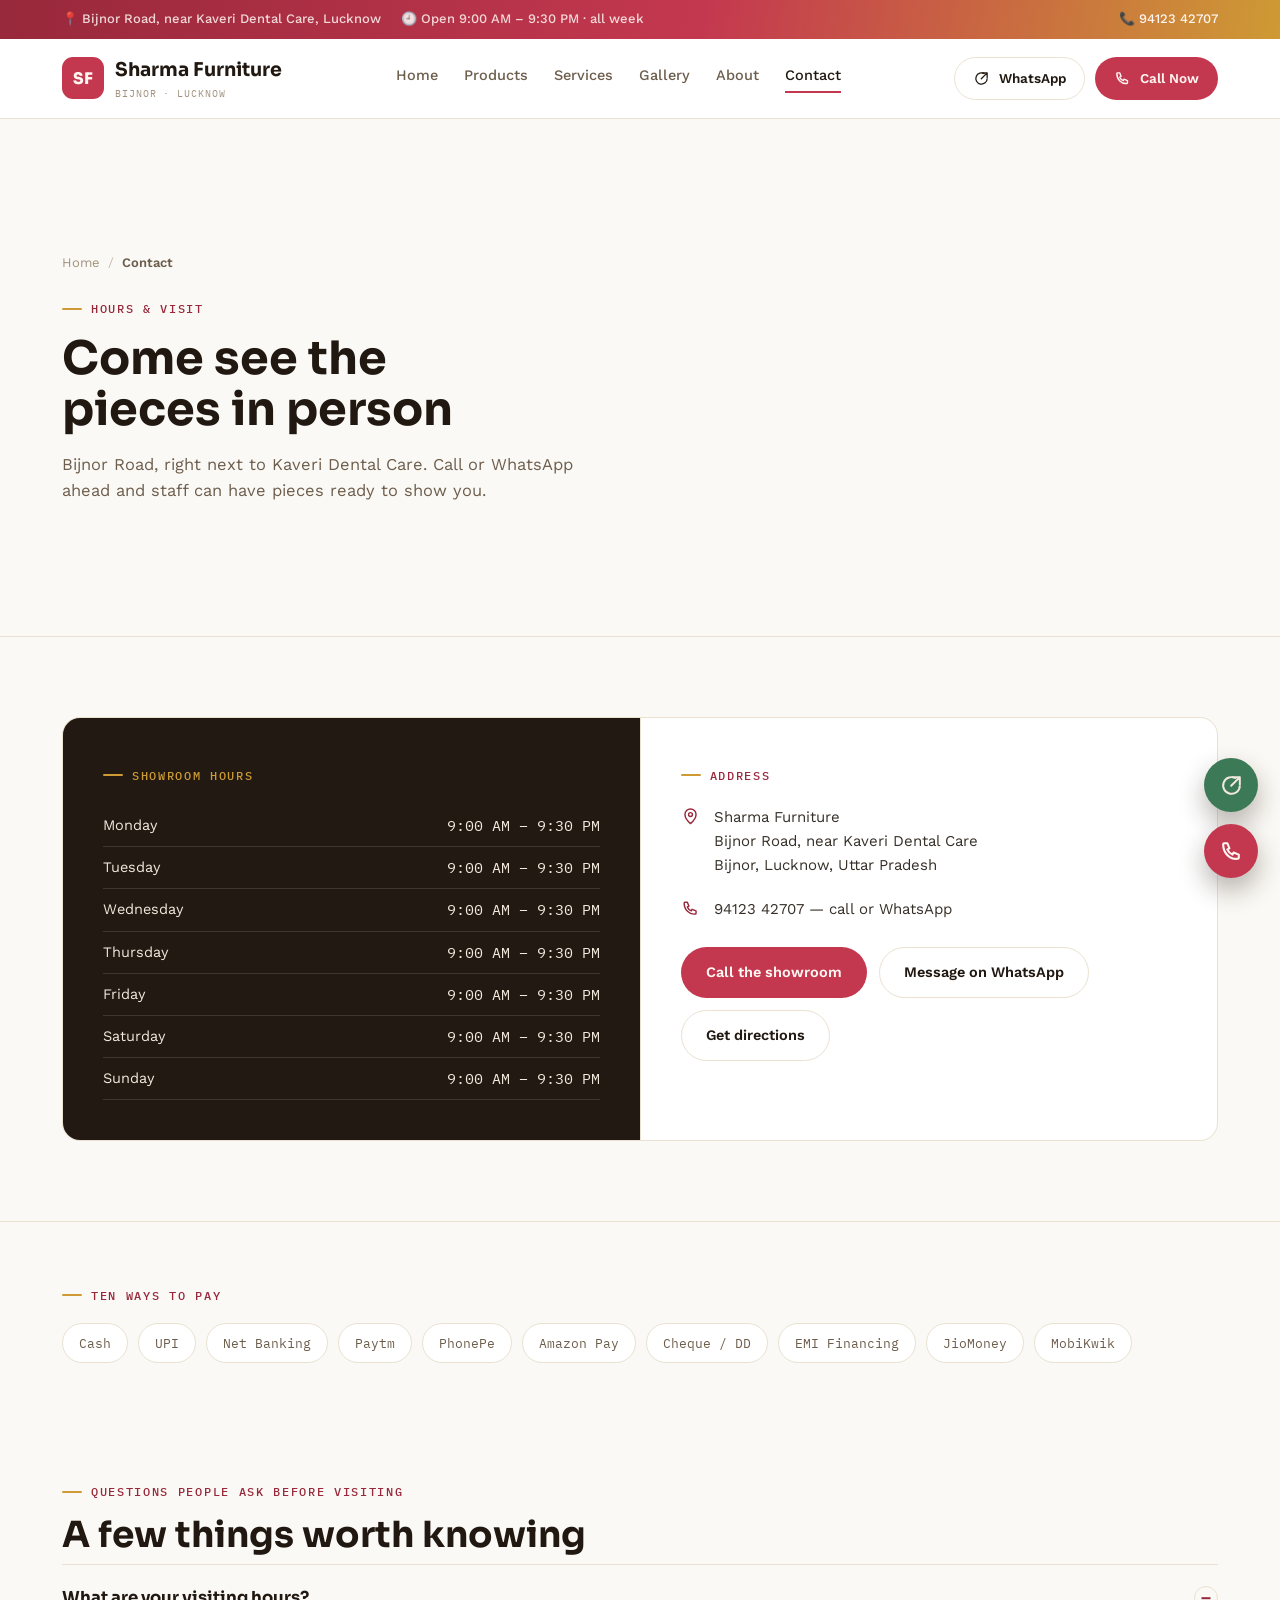
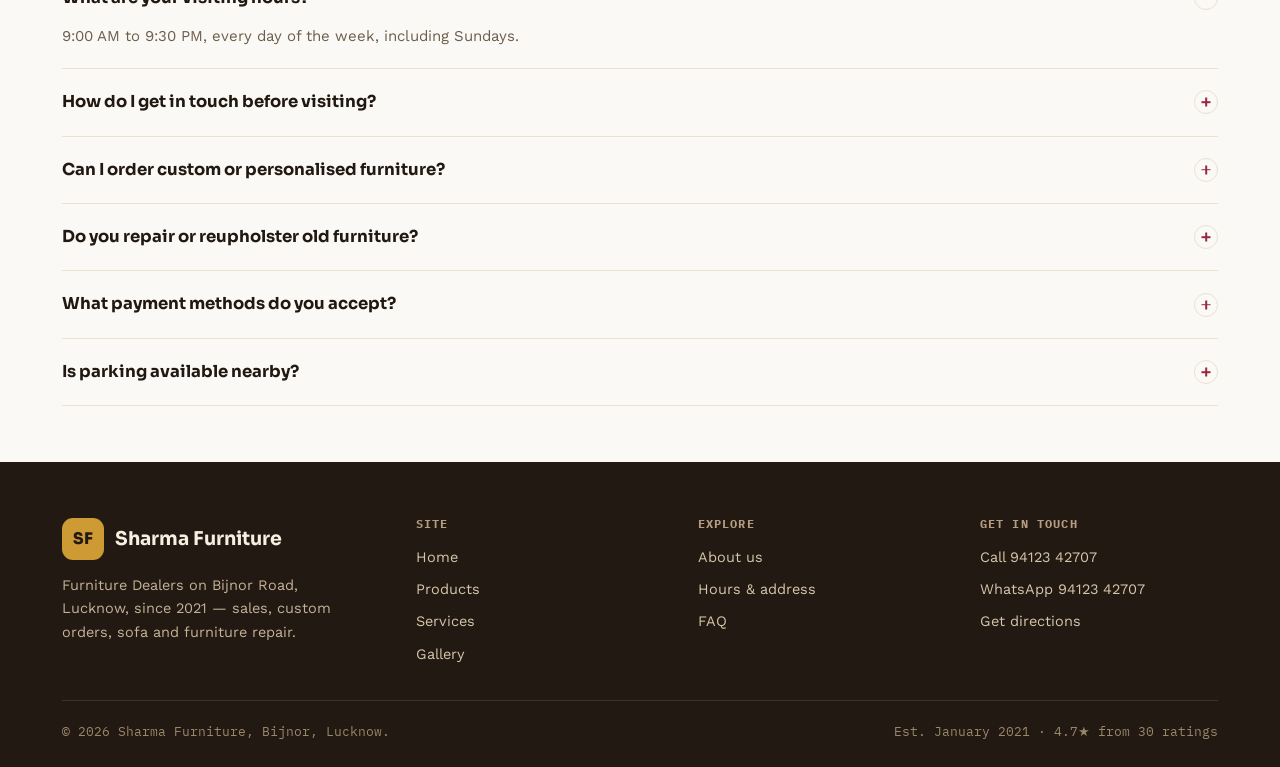
<file: contact.html>
<!DOCTYPE html>
<html lang="en">
<head>
<meta charset="UTF-8">
<meta name="viewport" content="width=device-width, initial-scale=1.0">
<title>Contact &amp; Hours — Sharma Furniture</title>
<meta name="description" content="Visit Sharma Furniture on Bijnor Road, near Kaveri Dental Care, Lucknow. Open 9:00 AM–9:30 PM daily. Call or WhatsApp 94123 42707.">
<link rel="icon" href="data:image/svg+xml,<svg xmlns=%22http://www.w3.org/2000/svg%22 viewBox=%220 0 100 100%22><text y=%22.9em%22 font-size=%2290%22>🛋️</text></svg>">
<link rel="stylesheet" href="assets/css/style.css">
</head>
<body>

<div class="topbar">
  <div class="wrap">
    <div class="tb-links">
      <span>📍 Bijnor Road, near Kaveri Dental Care, Lucknow</span>
      <span>🕘 Open 9:00 AM – 9:30 PM · all week</span>
    </div>
    <a href="tel:+919412342707">📞 94123 42707</a>
  </div>
</div>

<header class="site">
  <div class="nav">
    <a class="brand" href="index.html">
      <span class="brand-mark">SF</span>
      <span>
        <span class="brand-name">Sharma Furniture</span>
        <span class="brand-sub">Bijnor · Lucknow</span>
      </span>
    </a>
    <nav class="links">
      <a href="index.html">Home</a>
      <a href="products.html">Products</a>
      <a href="services.html">Services</a>
      <a href="gallery.html">Gallery</a>
      <a href="about.html">About</a>
      <a href="contact.html" aria-current="page">Contact</a>
    </nav>
    <div class="nav-cta">
      <span class="nav-rating">★ 4.7 · 30 ratings</span>
      <a class="btn btn-outline btn-sm" href="https://wa.me/919412342707" target="_blank" rel="noopener">
        <svg viewBox="0 0 24 24" fill="none" stroke="currentColor" stroke-width="1.8"><path d="M20 12a8 8 0 1 1-3.7-6.75"/><path d="M20 4l-8.3 8.3M13 4h7v7" stroke-linecap="round" stroke-linejoin="round"/></svg>
        WhatsApp
      </a>
      <a class="btn btn-accent btn-sm" href="tel:+919412342707">
        <svg viewBox="0 0 24 24" fill="none" stroke="currentColor" stroke-width="2"><path d="M4 5c0-.6.4-1 1-1h3l2 5-2 1a9 9 0 0 0 5 5l1-2 5 2v3c0 .6-.4 1-1 1C10.4 20 4 13.6 4 5Z" stroke-linecap="round" stroke-linejoin="round"/></svg>
        Call Now
      </a>
      <button class="nav-toggle" aria-label="Menu" id="navToggle">
        <svg viewBox="0 0 24 24" fill="none" stroke="currentColor" stroke-width="1.8"><path d="M3 6h18M3 12h18M3 18h18" stroke-linecap="round"/></svg>
      </button>
    </div>
  </div>
</header>

<main>

  <section class="page-hero">
    <div class="wrap">
      <div class="page-hero-inner">
        <div class="breadcrumb"><a href="index.html">Home</a><span class="sep">/</span><span class="current">Contact</span></div>
        <span class="eyebrow">Hours &amp; visit</span>
        <h1>Come see the pieces in person</h1>
        <p class="page-hero-lede">Bijnor Road, right next to Kaveri Dental Care. Call or WhatsApp ahead and staff can have pieces ready to show you.</p>
      </div>
    </div>
  </section>

  <!-- VISIT -->
  <section class="visit">
    <div class="wrap">
      <div class="visit-grid">
        <div class="visit-panel dark">
          <span class="eyebrow on-dark">Showroom hours</span>
          <table class="hours-table">
            <tr><td>Monday</td><td>9:00 AM – 9:30 PM</td></tr>
            <tr><td>Tuesday</td><td>9:00 AM – 9:30 PM</td></tr>
            <tr><td>Wednesday</td><td>9:00 AM – 9:30 PM</td></tr>
            <tr><td>Thursday</td><td>9:00 AM – 9:30 PM</td></tr>
            <tr><td>Friday</td><td>9:00 AM – 9:30 PM</td></tr>
            <tr><td>Saturday</td><td>9:00 AM – 9:30 PM</td></tr>
            <tr><td>Sunday</td><td>9:00 AM – 9:30 PM</td></tr>
          </table>
        </div>
        <div class="visit-panel">
          <span class="eyebrow">Address</span>
          <div class="addr-block">
            <svg viewBox="0 0 24 24" fill="none" stroke="currentColor" stroke-width="1.8"><path d="M12 21s7-6.1 7-11.5A7 7 0 0 0 5 9.5C5 14.9 12 21 12 21Z" stroke-linejoin="round"/><circle cx="12" cy="9.5" r="2.4"/></svg>
            <p>Sharma Furniture<br>Bijnor Road, near Kaveri Dental Care<br>Bijnor, Lucknow, Uttar Pradesh</p>
          </div>
          <div class="addr-block">
            <svg viewBox="0 0 24 24" fill="none" stroke="currentColor" stroke-width="1.8"><path d="M4 5c0-.6.4-1 1-1h3l2 5-2 1a9 9 0 0 0 5 5l1-2 5 2v3c0 .6-.4 1-1 1C10.4 20 4 13.6 4 5Z" stroke-linecap="round" stroke-linejoin="round"/></svg>
            <p>94123 42707 — call or WhatsApp</p>
          </div>
          <div class="visit-ctas">
            <a class="btn btn-accent" href="tel:+919412342707">Call the showroom</a>
            <a class="btn btn-outline" href="https://wa.me/919412342707" target="_blank" rel="noopener">Message on WhatsApp</a>
            <a class="btn btn-outline" href="https://www.google.com/maps/search/?api=1&query=Sharma+Furniture+Bijnor+Road+Near+Kaveri+Dental+Care+Bijnor+Lucknow" target="_blank" rel="noopener">Get directions</a>
          </div>
        </div>
      </div>
    </div>
  </section>

  <!-- PAYMENTS -->
  <section class="tight">
    <div class="wrap">
      <span class="eyebrow">Ten ways to pay</span>
      <div class="pay-strip" style="margin-top:18px;">
        <span class="pay-pill">Cash</span>
        <span class="pay-pill">UPI</span>
        <span class="pay-pill">Net Banking</span>
        <span class="pay-pill">Paytm</span>
        <span class="pay-pill">PhonePe</span>
        <span class="pay-pill">Amazon Pay</span>
        <span class="pay-pill">Cheque / DD</span>
        <span class="pay-pill">EMI Financing</span>
        <span class="pay-pill">JioMoney</span>
        <span class="pay-pill">MobiKwik</span>
      </div>
    </div>
  </section>

  <!-- FAQ -->
  <section id="faq" class="tight">
    <div class="wrap">
      <div class="section-head" style="margin-bottom:8px;">
        <span class="eyebrow">Questions people ask before visiting</span>
        <h2>A few things worth knowing</h2>
      </div>
      <div class="faq-list">
        <details class="faq-item" open>
          <summary>What are your visiting hours?<span class="faq-plus"></span></summary>
          <p>9:00 AM to 9:30 PM, every day of the week, including Sundays.</p>
        </details>
        <details class="faq-item">
          <summary>How do I get in touch before visiting?<span class="faq-plus"></span></summary>
          <p>Call or WhatsApp 94123 42707, or use the directions link above — the showroom is on Bijnor Road, right next to Kaveri Dental Care.</p>
        </details>
        <details class="faq-item">
          <summary>Can I order custom or personalised furniture?<span class="faq-plus"></span></summary>
          <p>Yes — bring your measurements, a design idea or a reference photo, and the team will work out size, material and timeline with you before you order. See the <a href="services.html" style="color:var(--accent-deep);font-weight:600;">Services</a> page for how the process works.</p>
        </details>
        <details class="faq-item">
          <summary>Do you repair or reupholster old furniture?<span class="faq-plus"></span></summary>
          <p>Yes — sofa reupholstery and general furniture repair are both offered, so a worn piece can often be restored instead of replaced.</p>
        </details>
        <details class="faq-item">
          <summary>What payment methods do you accept?<span class="faq-plus"></span></summary>
          <p>Cash, UPI, Net Banking, Paytm, PhonePe, Amazon Pay, Cheque/DD, EMI financing, JioMoney and MobiKwik.</p>
        </details>
        <details class="faq-item">
          <summary>Is parking available nearby?<span class="faq-plus"></span></summary>
          <p>The showroom is on Bijnor Road with regular street access — call ahead if you're bringing a larger vehicle for a pickup.</p>
        </details>
      </div>
    </div>
  </section>

</main>

<footer>
  <div class="wrap">
    <div class="footer-grid">
      <div>
        <div class="brand" style="margin-bottom:14px;">
          <span class="brand-mark" style="background:var(--gold);color:#221913;">SF</span>
          <span class="brand-name" style="font-size:19px;">Sharma Furniture</span>
        </div>
        <p style="max-width:34ch;">Furniture Dealers on Bijnor Road, Lucknow, since 2021 — sales, custom orders, sofa and furniture repair.</p>
      </div>
      <div>
        <h4>Site</h4>
        <div class="flinks">
          <a href="index.html">Home</a>
          <a href="products.html">Products</a>
          <a href="services.html">Services</a>
          <a href="gallery.html">Gallery</a>
        </div>
      </div>
      <div>
        <h4>Explore</h4>
        <div class="flinks">
          <a href="about.html">About us</a>
          <a href="contact.html">Hours &amp; address</a>
          <a href="contact.html#faq">FAQ</a>
        </div>
      </div>
      <div>
        <h4>Get in touch</h4>
        <div class="flinks">
          <a href="tel:+919412342707">Call 94123 42707</a>
          <a href="https://wa.me/919412342707" target="_blank" rel="noopener">WhatsApp 94123 42707</a>
          <a href="https://www.google.com/maps/search/?api=1&query=Sharma+Furniture+Bijnor+Road+Near+Kaveri+Dental+Care+Bijnor+Lucknow" target="_blank" rel="noopener">Get directions</a>
        </div>
      </div>
    </div>
    <div class="foot-bottom">
      <span>© <span id="year">2026</span> Sharma Furniture, Bijnor, Lucknow.</span>
      <span>Est. January 2021 · 4.7★ from 30 ratings</span>
    </div>
  </div>
</footer>

<div class="float-actions" aria-label="Quick contact">
  <a class="fab fab-wa" href="https://wa.me/919412342707" target="_blank" rel="noopener" title="WhatsApp Sharma Furniture" aria-label="WhatsApp Sharma Furniture">
    <svg viewBox="0 0 24 24" fill="none" stroke="currentColor" stroke-width="1.9"><path d="M20 12a8 8 0 1 1-3.7-6.75"/><path d="M20 4l-8.3 8.3M13 4h7v7" stroke-linecap="round" stroke-linejoin="round"/></svg>
  </a>
  <a class="fab fab-call" href="tel:+919412342707" title="Call Sharma Furniture" aria-label="Call Sharma Furniture">
    <svg viewBox="0 0 24 24" fill="none" stroke="currentColor" stroke-width="2"><path d="M4 5c0-.6.4-1 1-1h3l2 5-2 1a9 9 0 0 0 5 5l1-2 5 2v3c0 .6-.4 1-1 1C10.4 20 4 13.6 4 5Z" stroke-linecap="round" stroke-linejoin="round"/></svg>
  </a>
</div>

<script src="assets/js/main.js"></script>
</body>
</html>
</file>
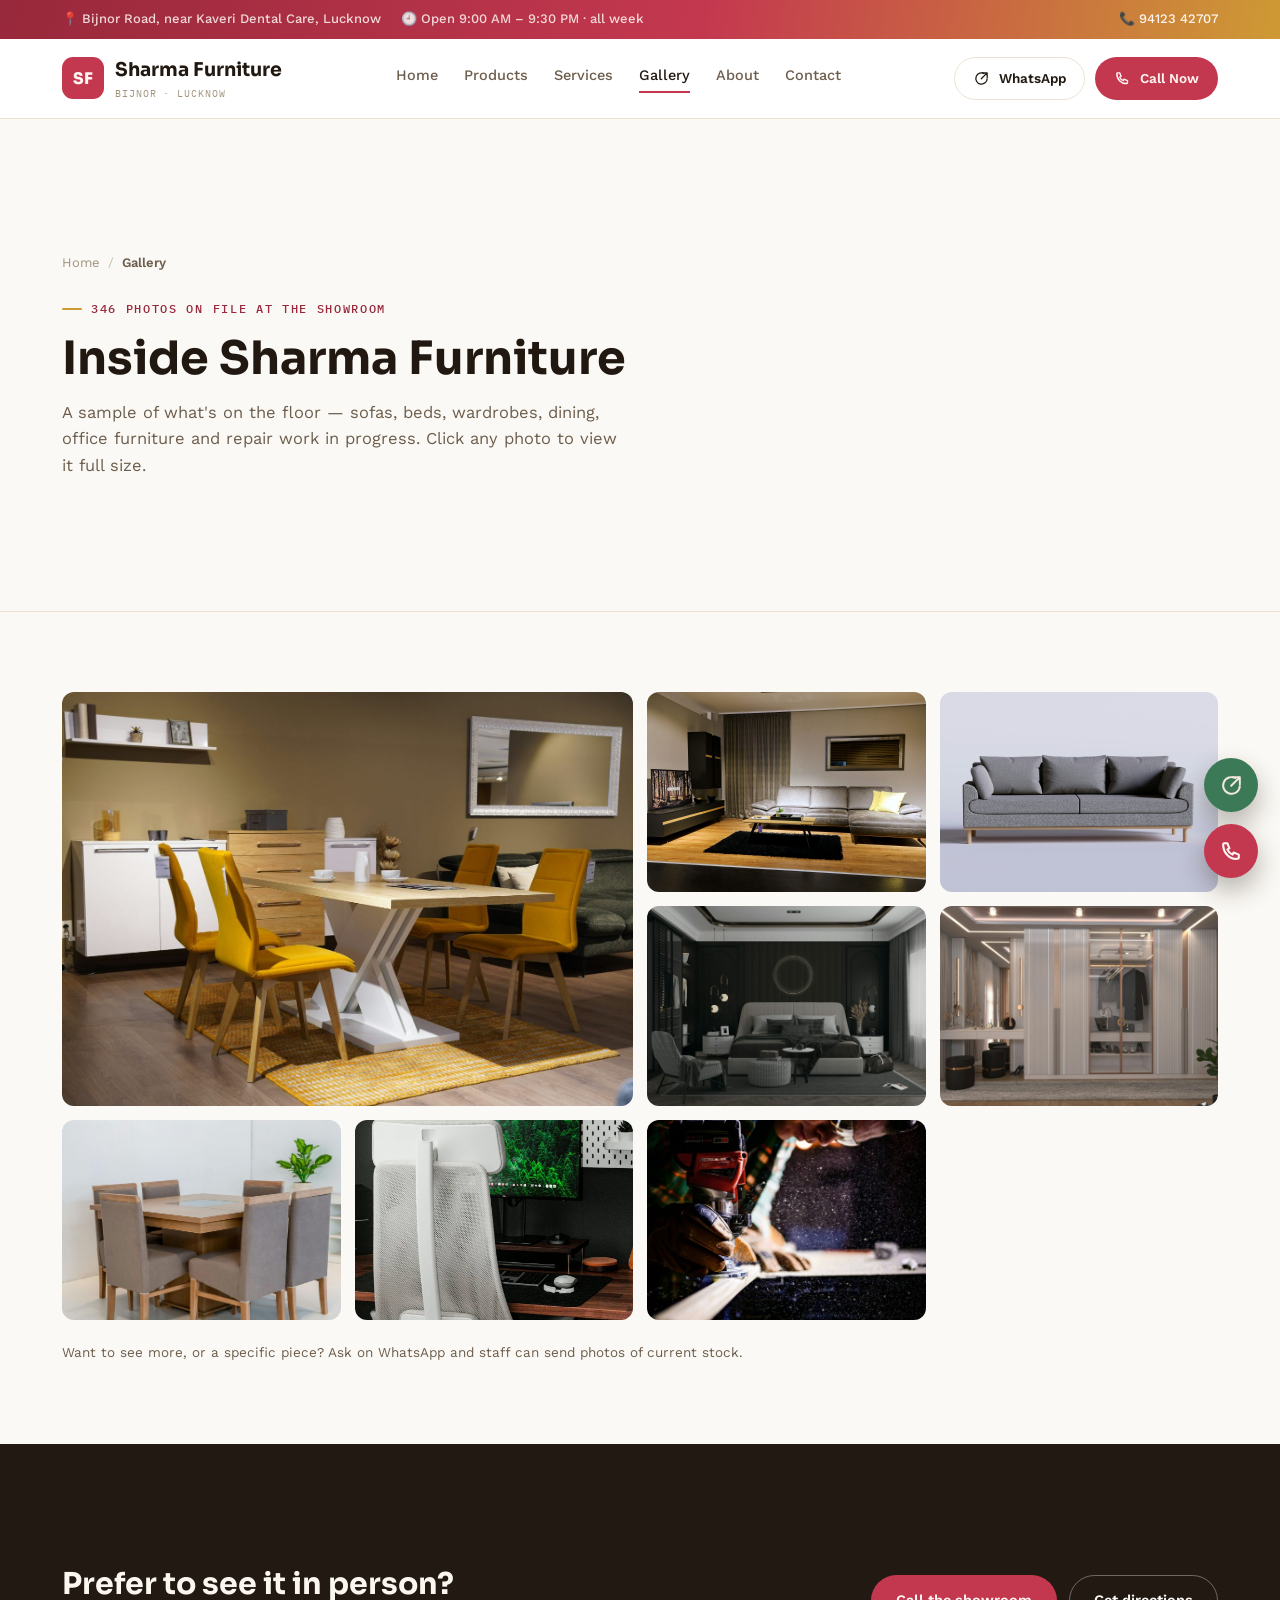
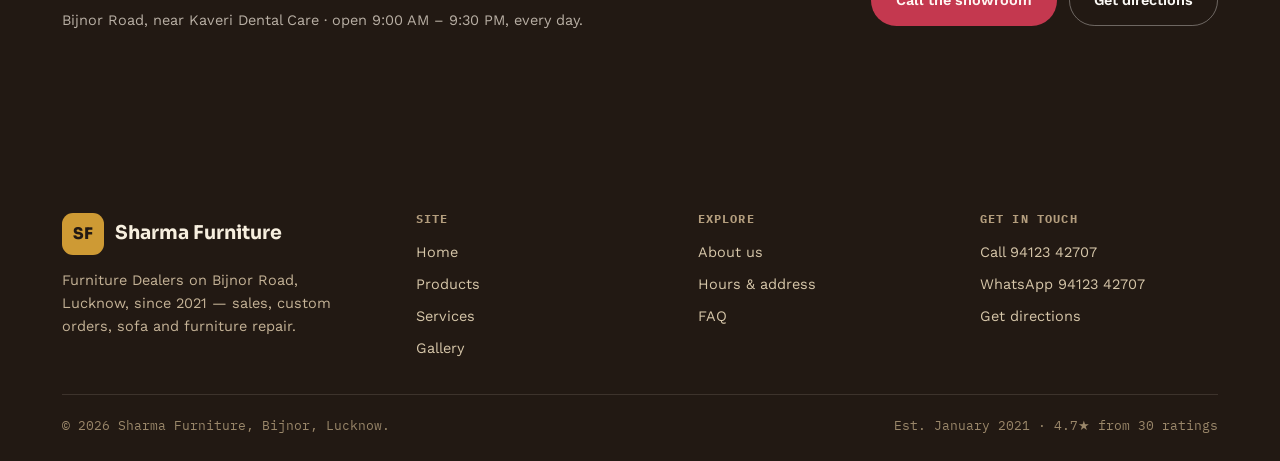
<file: gallery.html>
<!DOCTYPE html>
<html lang="en">
<head>
<meta charset="UTF-8">
<meta name="viewport" content="width=device-width, initial-scale=1.0">
<title>Gallery — Sharma Furniture</title>
<meta name="description" content="Photos from the Sharma Furniture showroom on Bijnor Road, Lucknow — sofas, beds, wardrobes, dining, office furniture and repair work.">
<link rel="icon" href="data:image/svg+xml,<svg xmlns=%22http://www.w3.org/2000/svg%22 viewBox=%220 0 100 100%22><text y=%22.9em%22 font-size=%2290%22>🛋️</text></svg>">
<link rel="stylesheet" href="assets/css/style.css">
</head>
<body>

<div class="topbar">
  <div class="wrap">
    <div class="tb-links">
      <span>📍 Bijnor Road, near Kaveri Dental Care, Lucknow</span>
      <span>🕘 Open 9:00 AM – 9:30 PM · all week</span>
    </div>
    <a href="tel:+919412342707">📞 94123 42707</a>
  </div>
</div>

<header class="site">
  <div class="nav">
    <a class="brand" href="index.html">
      <span class="brand-mark">SF</span>
      <span>
        <span class="brand-name">Sharma Furniture</span>
        <span class="brand-sub">Bijnor · Lucknow</span>
      </span>
    </a>
    <nav class="links">
      <a href="index.html">Home</a>
      <a href="products.html">Products</a>
      <a href="services.html">Services</a>
      <a href="gallery.html" aria-current="page">Gallery</a>
      <a href="about.html">About</a>
      <a href="contact.html">Contact</a>
    </nav>
    <div class="nav-cta">
      <span class="nav-rating">★ 4.7 · 30 ratings</span>
      <a class="btn btn-outline btn-sm" href="https://wa.me/919412342707" target="_blank" rel="noopener">
        <svg viewBox="0 0 24 24" fill="none" stroke="currentColor" stroke-width="1.8"><path d="M20 12a8 8 0 1 1-3.7-6.75"/><path d="M20 4l-8.3 8.3M13 4h7v7" stroke-linecap="round" stroke-linejoin="round"/></svg>
        WhatsApp
      </a>
      <a class="btn btn-accent btn-sm" href="tel:+919412342707">
        <svg viewBox="0 0 24 24" fill="none" stroke="currentColor" stroke-width="2"><path d="M4 5c0-.6.4-1 1-1h3l2 5-2 1a9 9 0 0 0 5 5l1-2 5 2v3c0 .6-.4 1-1 1C10.4 20 4 13.6 4 5Z" stroke-linecap="round" stroke-linejoin="round"/></svg>
        Call Now
      </a>
      <button class="nav-toggle" aria-label="Menu" id="navToggle">
        <svg viewBox="0 0 24 24" fill="none" stroke="currentColor" stroke-width="1.8"><path d="M3 6h18M3 12h18M3 18h18" stroke-linecap="round"/></svg>
      </button>
    </div>
  </div>
</header>

<main>

  <section class="page-hero">
    <div class="wrap">
      <div class="page-hero-inner">
        <div class="breadcrumb"><a href="index.html">Home</a><span class="sep">/</span><span class="current">Gallery</span></div>
        <span class="eyebrow">346 photos on file at the showroom</span>
        <h1>Inside Sharma Furniture</h1>
        <p class="page-hero-lede">A sample of what's on the floor — sofas, beds, wardrobes, dining, office furniture and repair work in progress. Click any photo to view it full size.</p>
      </div>
    </div>
  </section>

  <section>
    <div class="wrap">
      <div class="gallery-grid" style="grid-auto-rows:200px;">
        <a class="g-big" href="assets/img/about-showroom.jpg" target="_blank" rel="noopener"><img src="assets/img/about-showroom.jpg" alt="Showroom interior, furnished living and dining space" loading="lazy"></a>
        <a href="assets/img/hero-sofa-living.jpg" target="_blank" rel="noopener"><img src="assets/img/hero-sofa-living.jpg" alt="Sofa styled in a living room" loading="lazy"></a>
        <a href="assets/img/category-sofas.jpg" target="_blank" rel="noopener"><img src="assets/img/category-sofas.jpg" alt="Sofa on display" loading="lazy"></a>
        <a href="assets/img/category-beds.jpg" target="_blank" rel="noopener"><img src="assets/img/category-beds.jpg" alt="Bed set on display" loading="lazy"></a>
        <a href="assets/img/category-wardrobes.jpg" target="_blank" rel="noopener"><img src="assets/img/category-wardrobes.jpg" alt="Wardrobe on display" loading="lazy"></a>
        <a href="assets/img/category-dining.jpg" target="_blank" rel="noopener"><img src="assets/img/category-dining.jpg" alt="Dining set on display" loading="lazy"></a>
        <a href="assets/img/category-office.jpg" target="_blank" rel="noopener"><img src="assets/img/category-office.jpg" alt="Office chair on display" loading="lazy"></a>
        <a href="assets/img/category-repair.jpg" target="_blank" rel="noopener"><img src="assets/img/category-repair.jpg" alt="Furniture repair work in progress" loading="lazy"></a>
      </div>
      <p style="margin-top:22px;font-size:13.5px;">Want to see more, or a specific piece? Ask on WhatsApp and staff can send photos of current stock.</p>
    </div>
  </section>

  <!-- CTA BAND -->
  <section class="cta-band">
    <div class="wrap">
      <div>
        <h2>Prefer to see it in person?</h2>
        <p>Bijnor Road, near Kaveri Dental Care · open 9:00 AM – 9:30 PM, every day.</p>
      </div>
      <div class="cta-band-ctas">
        <a class="btn btn-accent" href="tel:+919412342707">Call the showroom</a>
        <a class="btn btn-outline on-dark" href="contact.html">Get directions</a>
      </div>
    </div>
  </section>

</main>

<footer>
  <div class="wrap">
    <div class="footer-grid">
      <div>
        <div class="brand" style="margin-bottom:14px;">
          <span class="brand-mark" style="background:var(--gold);color:#221913;">SF</span>
          <span class="brand-name" style="font-size:19px;">Sharma Furniture</span>
        </div>
        <p style="max-width:34ch;">Furniture Dealers on Bijnor Road, Lucknow, since 2021 — sales, custom orders, sofa and furniture repair.</p>
      </div>
      <div>
        <h4>Site</h4>
        <div class="flinks">
          <a href="index.html">Home</a>
          <a href="products.html">Products</a>
          <a href="services.html">Services</a>
          <a href="gallery.html">Gallery</a>
        </div>
      </div>
      <div>
        <h4>Explore</h4>
        <div class="flinks">
          <a href="about.html">About us</a>
          <a href="contact.html">Hours &amp; address</a>
          <a href="contact.html#faq">FAQ</a>
        </div>
      </div>
      <div>
        <h4>Get in touch</h4>
        <div class="flinks">
          <a href="tel:+919412342707">Call 94123 42707</a>
          <a href="https://wa.me/919412342707" target="_blank" rel="noopener">WhatsApp 94123 42707</a>
          <a href="https://www.google.com/maps/search/?api=1&query=Sharma+Furniture+Bijnor+Road+Near+Kaveri+Dental+Care+Bijnor+Lucknow" target="_blank" rel="noopener">Get directions</a>
        </div>
      </div>
    </div>
    <div class="foot-bottom">
      <span>© <span id="year">2026</span> Sharma Furniture, Bijnor, Lucknow.</span>
      <span>Est. January 2021 · 4.7★ from 30 ratings</span>
    </div>
  </div>
</footer>

<div class="float-actions" aria-label="Quick contact">
  <a class="fab fab-wa" href="https://wa.me/919412342707" target="_blank" rel="noopener" title="WhatsApp Sharma Furniture" aria-label="WhatsApp Sharma Furniture">
    <svg viewBox="0 0 24 24" fill="none" stroke="currentColor" stroke-width="1.9"><path d="M20 12a8 8 0 1 1-3.7-6.75"/><path d="M20 4l-8.3 8.3M13 4h7v7" stroke-linecap="round" stroke-linejoin="round"/></svg>
  </a>
  <a class="fab fab-call" href="tel:+919412342707" title="Call Sharma Furniture" aria-label="Call Sharma Furniture">
    <svg viewBox="0 0 24 24" fill="none" stroke="currentColor" stroke-width="2"><path d="M4 5c0-.6.4-1 1-1h3l2 5-2 1a9 9 0 0 0 5 5l1-2 5 2v3c0 .6-.4 1-1 1C10.4 20 4 13.6 4 5Z" stroke-linecap="round" stroke-linejoin="round"/></svg>
  </a>
</div>

<script src="assets/js/main.js"></script>
</body>
</html>
</file>
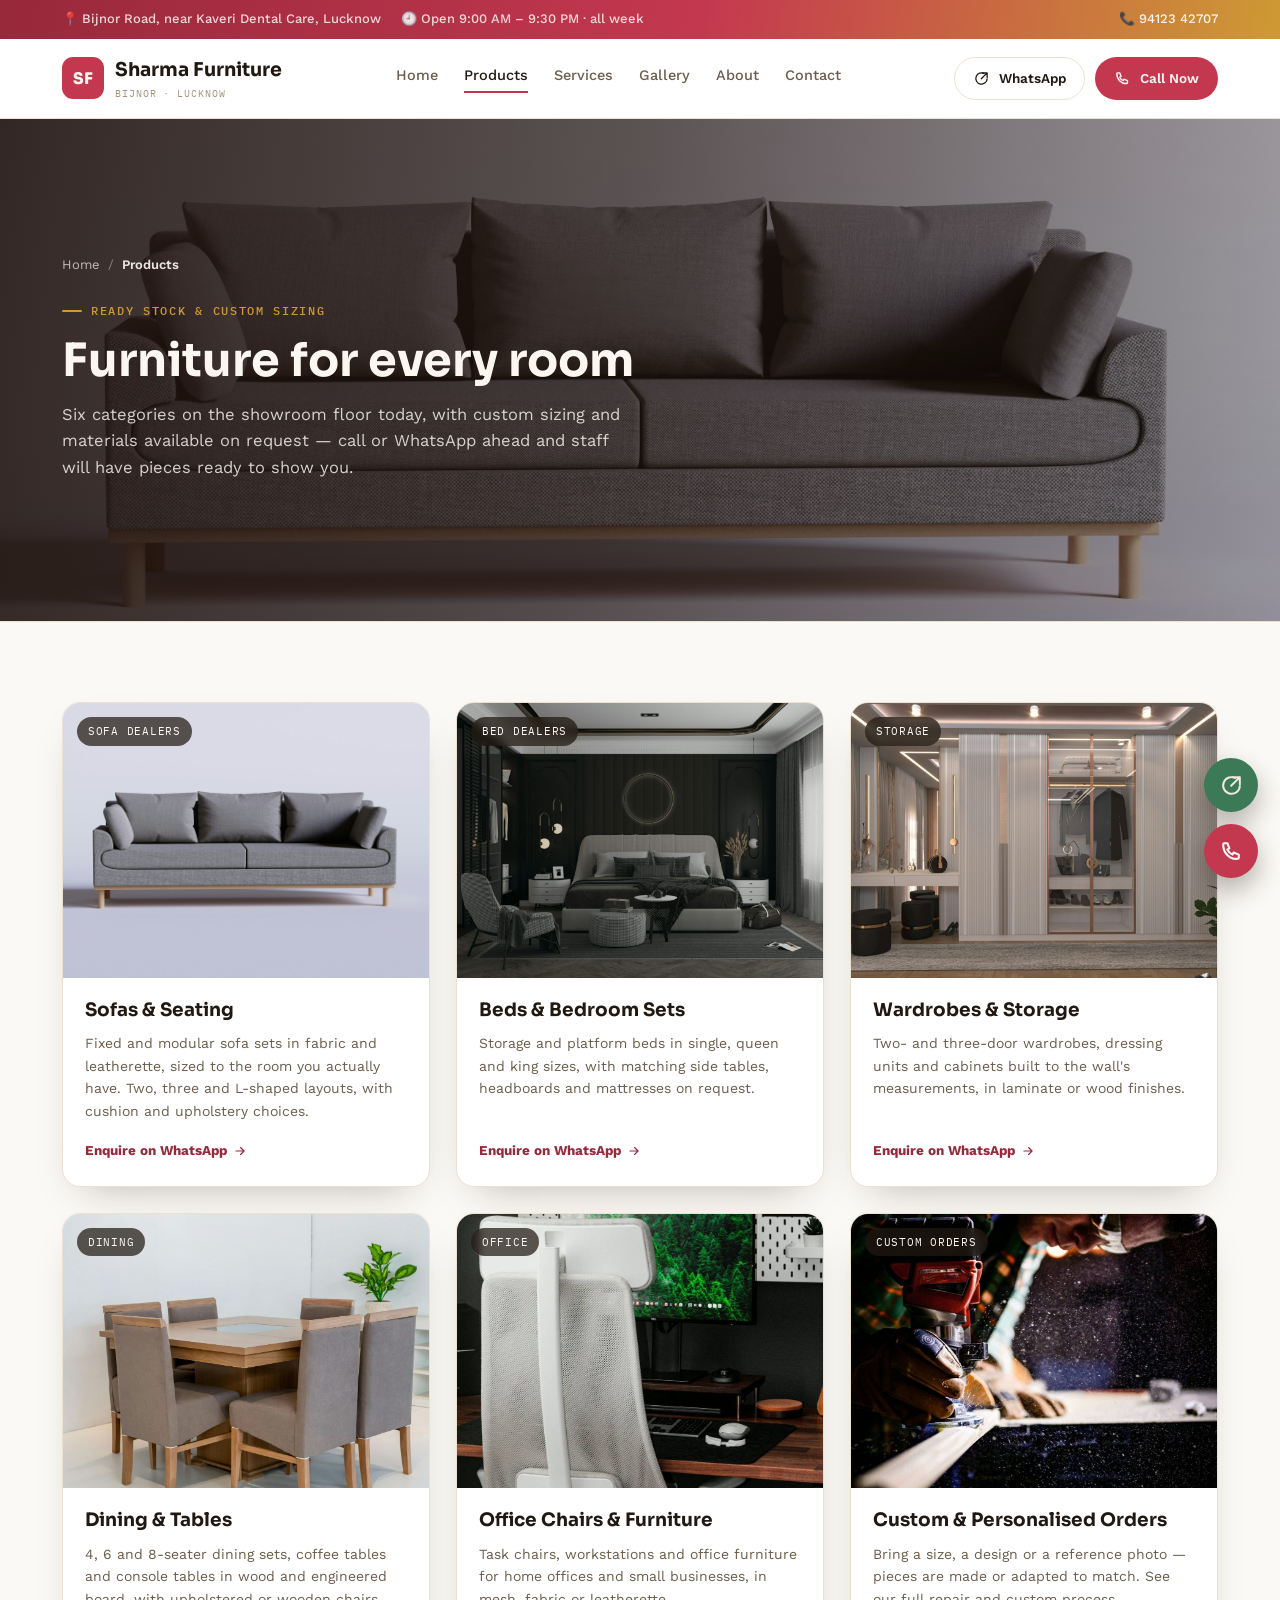
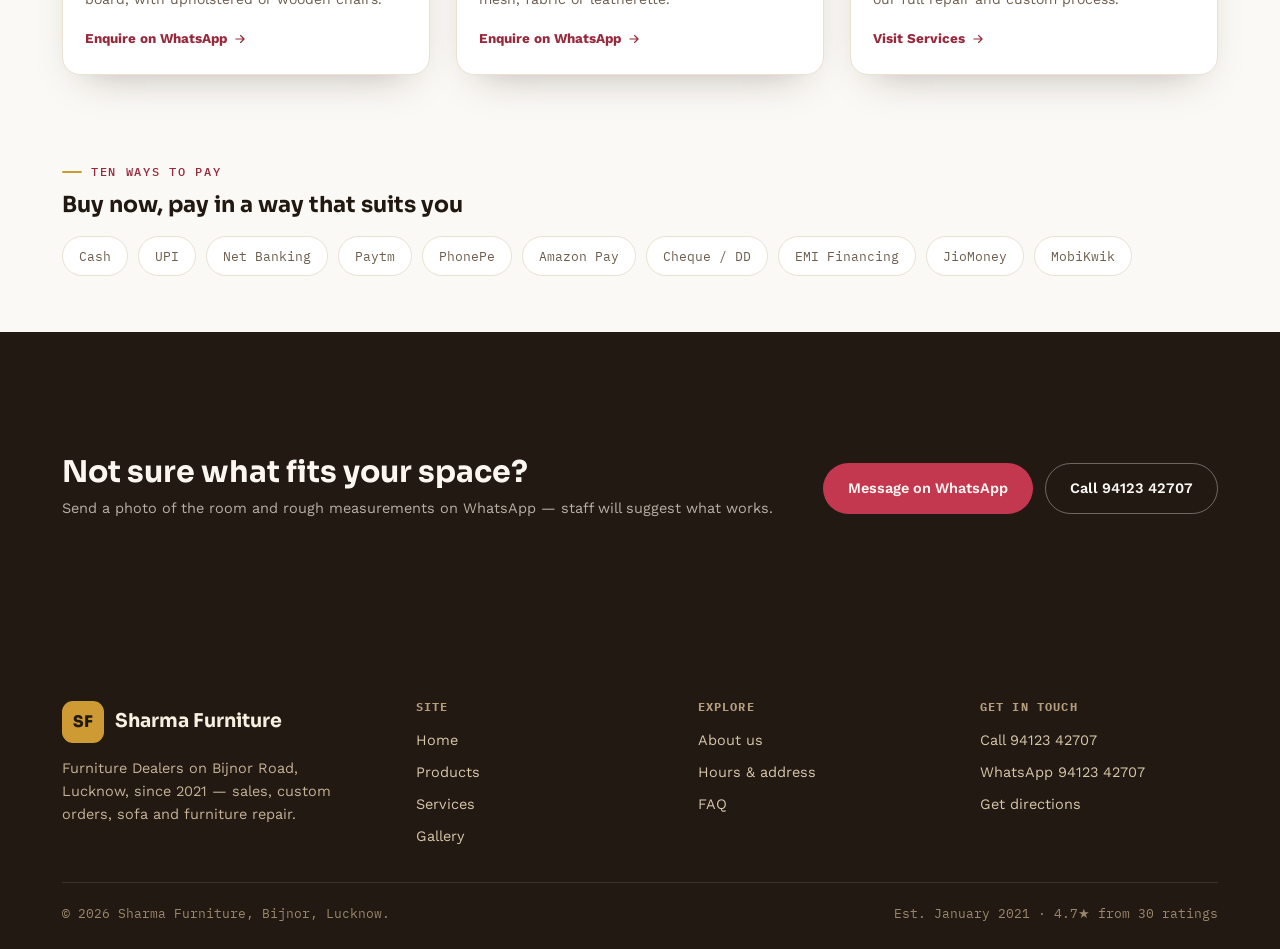
<file: products.html>
<!DOCTYPE html>
<html lang="en">
<head>
<meta charset="UTF-8">
<meta name="viewport" content="width=device-width, initial-scale=1.0">
<title>Products — Sharma Furniture</title>
<meta name="description" content="Sofas, beds, wardrobes, dining and office furniture at Sharma Furniture, Bijnor Road, Lucknow. Ready stock and custom sizing on request.">
<link rel="icon" href="data:image/svg+xml,<svg xmlns=%22http://www.w3.org/2000/svg%22 viewBox=%220 0 100 100%22><text y=%22.9em%22 font-size=%2290%22>🛋️</text></svg>">
<link rel="stylesheet" href="assets/css/style.css">
</head>
<body>

<div class="topbar">
  <div class="wrap">
    <div class="tb-links">
      <span>📍 Bijnor Road, near Kaveri Dental Care, Lucknow</span>
      <span>🕘 Open 9:00 AM – 9:30 PM · all week</span>
    </div>
    <a href="tel:+919412342707">📞 94123 42707</a>
  </div>
</div>

<header class="site">
  <div class="nav">
    <a class="brand" href="index.html">
      <span class="brand-mark">SF</span>
      <span>
        <span class="brand-name">Sharma Furniture</span>
        <span class="brand-sub">Bijnor · Lucknow</span>
      </span>
    </a>
    <nav class="links">
      <a href="index.html">Home</a>
      <a href="products.html" aria-current="page">Products</a>
      <a href="services.html">Services</a>
      <a href="gallery.html">Gallery</a>
      <a href="about.html">About</a>
      <a href="contact.html">Contact</a>
    </nav>
    <div class="nav-cta">
      <span class="nav-rating">★ 4.7 · 30 ratings</span>
      <a class="btn btn-outline btn-sm" href="https://wa.me/919412342707" target="_blank" rel="noopener">
        <svg viewBox="0 0 24 24" fill="none" stroke="currentColor" stroke-width="1.8"><path d="M20 12a8 8 0 1 1-3.7-6.75"/><path d="M20 4l-8.3 8.3M13 4h7v7" stroke-linecap="round" stroke-linejoin="round"/></svg>
        WhatsApp
      </a>
      <a class="btn btn-accent btn-sm" href="tel:+919412342707">
        <svg viewBox="0 0 24 24" fill="none" stroke="currentColor" stroke-width="2"><path d="M4 5c0-.6.4-1 1-1h3l2 5-2 1a9 9 0 0 0 5 5l1-2 5 2v3c0 .6-.4 1-1 1C10.4 20 4 13.6 4 5Z" stroke-linecap="round" stroke-linejoin="round"/></svg>
        Call Now
      </a>
      <button class="nav-toggle" aria-label="Menu" id="navToggle">
        <svg viewBox="0 0 24 24" fill="none" stroke="currentColor" stroke-width="1.8"><path d="M3 6h18M3 12h18M3 18h18" stroke-linecap="round"/></svg>
      </button>
    </div>
  </div>
</header>

<main>

  <section class="page-hero with-photo">
    <div class="page-hero-bg"><img src="assets/img/category-sofas.jpg" alt="" role="presentation"></div>
    <div class="wrap">
      <div class="page-hero-inner">
        <div class="breadcrumb"><a href="index.html">Home</a><span class="sep">/</span><span class="current">Products</span></div>
        <span class="eyebrow">Ready stock &amp; custom sizing</span>
        <h1>Furniture for every room</h1>
        <p class="page-hero-lede">Six categories on the showroom floor today, with custom sizing and materials available on request — call or WhatsApp ahead and staff will have pieces ready to show you.</p>
      </div>
    </div>
  </section>

  <!-- CATEGORY GRID -->
  <section>
    <div class="wrap">
      <div class="grid-cats">
        <div class="cat-card" id="sofas">
          <div class="cat-photo"><span class="cat-tag">Sofa Dealers</span><img src="assets/img/category-sofas.jpg" alt="A grey fabric sofa, an example of the sofa sets carried at Sharma Furniture" loading="lazy" width="800" height="600"></div>
          <div class="cat-body">
            <h3>Sofas &amp; Seating</h3>
            <p>Fixed and modular sofa sets in fabric and leatherette, sized to the room you actually have. Two, three and L-shaped layouts, with cushion and upholstery choices.</p>
            <div class="cat-foot">
              <a class="cat-link" href="https://wa.me/919412342707?text=Hi%2C%20I%27d%20like%20to%20know%20more%20about%20your%20sofas." target="_blank" rel="noopener">Enquire on WhatsApp
                <svg viewBox="0 0 24 24" fill="none" stroke="currentColor" stroke-width="2"><path d="M5 12h14M13 6l6 6-6 6" stroke-linecap="round" stroke-linejoin="round"/></svg>
              </a>
            </div>
          </div>
        </div>

        <div class="cat-card" id="beds">
          <div class="cat-photo"><span class="cat-tag">Bed Dealers</span><img src="assets/img/category-beds.jpg" alt="A modern bedroom set including bed and side tables" loading="lazy" width="800" height="600"></div>
          <div class="cat-body">
            <h3>Beds &amp; Bedroom Sets</h3>
            <p>Storage and platform beds in single, queen and king sizes, with matching side tables, headboards and mattresses on request.</p>
            <div class="cat-foot">
              <a class="cat-link" href="https://wa.me/919412342707?text=Hi%2C%20I%27d%20like%20to%20know%20more%20about%20your%20beds." target="_blank" rel="noopener">Enquire on WhatsApp
                <svg viewBox="0 0 24 24" fill="none" stroke="currentColor" stroke-width="2"><path d="M5 12h14M13 6l6 6-6 6" stroke-linecap="round" stroke-linejoin="round"/></svg>
              </a>
            </div>
          </div>
        </div>

        <div class="cat-card" id="wardrobes">
          <div class="cat-photo"><span class="cat-tag">Storage</span><img src="assets/img/category-wardrobes.jpg" alt="A built-in wardrobe and storage unit" loading="lazy" width="800" height="600"></div>
          <div class="cat-body">
            <h3>Wardrobes &amp; Storage</h3>
            <p>Two- and three-door wardrobes, dressing units and cabinets built to the wall's measurements, in laminate or wood finishes.</p>
            <div class="cat-foot">
              <a class="cat-link" href="https://wa.me/919412342707?text=Hi%2C%20I%27d%20like%20to%20know%20more%20about%20your%20wardrobes." target="_blank" rel="noopener">Enquire on WhatsApp
                <svg viewBox="0 0 24 24" fill="none" stroke="currentColor" stroke-width="2"><path d="M5 12h14M13 6l6 6-6 6" stroke-linecap="round" stroke-linejoin="round"/></svg>
              </a>
            </div>
          </div>
        </div>

        <div class="cat-card" id="dining">
          <div class="cat-photo"><span class="cat-tag">Dining</span><img src="assets/img/category-dining.jpg" alt="A dining table with upholstered chairs" loading="lazy" width="800" height="600"></div>
          <div class="cat-body">
            <h3>Dining &amp; Tables</h3>
            <p>4, 6 and 8-seater dining sets, coffee tables and console tables in wood and engineered board, with upholstered or wooden chairs.</p>
            <div class="cat-foot">
              <a class="cat-link" href="https://wa.me/919412342707?text=Hi%2C%20I%27d%20like%20to%20know%20more%20about%20your%20dining%20sets." target="_blank" rel="noopener">Enquire on WhatsApp
                <svg viewBox="0 0 24 24" fill="none" stroke="currentColor" stroke-width="2"><path d="M5 12h14M13 6l6 6-6 6" stroke-linecap="round" stroke-linejoin="round"/></svg>
              </a>
            </div>
          </div>
        </div>

        <div class="cat-card" id="office">
          <div class="cat-photo"><span class="cat-tag">Office</span><img src="assets/img/category-office.jpg" alt="An ergonomic office chair at a home workstation" loading="lazy" width="800" height="600"></div>
          <div class="cat-body">
            <h3>Office Chairs &amp; Furniture</h3>
            <p>Task chairs, workstations and office furniture for home offices and small businesses, in mesh, fabric or leatherette.</p>
            <div class="cat-foot">
              <a class="cat-link" href="https://wa.me/919412342707?text=Hi%2C%20I%27d%20like%20to%20know%20more%20about%20your%20office%20furniture." target="_blank" rel="noopener">Enquire on WhatsApp
                <svg viewBox="0 0 24 24" fill="none" stroke="currentColor" stroke-width="2"><path d="M5 12h14M13 6l6 6-6 6" stroke-linecap="round" stroke-linejoin="round"/></svg>
              </a>
            </div>
          </div>
        </div>

        <div class="cat-card">
          <div class="cat-photo"><span class="cat-tag">Custom Orders</span><img src="assets/img/category-repair.jpg" alt="A craftsman working on a furniture repair" loading="lazy" width="800" height="600"></div>
          <div class="cat-body">
            <h3>Custom &amp; Personalised Orders</h3>
            <p>Bring a size, a design or a reference photo — pieces are made or adapted to match. See our full repair and custom process.</p>
            <div class="cat-foot">
              <a class="cat-link" href="services.html">Visit Services
                <svg viewBox="0 0 24 24" fill="none" stroke="currentColor" stroke-width="2"><path d="M5 12h14M13 6l6 6-6 6" stroke-linecap="round" stroke-linejoin="round"/></svg>
              </a>
            </div>
          </div>
        </div>
      </div>
    </div>
  </section>

  <!-- PAYMENTS -->
  <section class="tight" style="padding-top:0;">
    <div class="wrap">
      <span class="eyebrow">Ten ways to pay</span>
      <h2 style="font-size:22px;margin-top:12px;">Buy now, pay in a way that suits you</h2>
      <div class="pay-strip" style="margin-top:18px;">
        <span class="pay-pill">Cash</span>
        <span class="pay-pill">UPI</span>
        <span class="pay-pill">Net Banking</span>
        <span class="pay-pill">Paytm</span>
        <span class="pay-pill">PhonePe</span>
        <span class="pay-pill">Amazon Pay</span>
        <span class="pay-pill">Cheque / DD</span>
        <span class="pay-pill">EMI Financing</span>
        <span class="pay-pill">JioMoney</span>
        <span class="pay-pill">MobiKwik</span>
      </div>
    </div>
  </section>

  <!-- CTA BAND -->
  <section class="cta-band">
    <div class="wrap">
      <div>
        <h2>Not sure what fits your space?</h2>
        <p>Send a photo of the room and rough measurements on WhatsApp — staff will suggest what works.</p>
      </div>
      <div class="cta-band-ctas">
        <a class="btn btn-accent" href="https://wa.me/919412342707" target="_blank" rel="noopener">Message on WhatsApp</a>
        <a class="btn btn-outline on-dark" href="tel:+919412342707">Call 94123 42707</a>
      </div>
    </div>
  </section>

</main>

<footer>
  <div class="wrap">
    <div class="footer-grid">
      <div>
        <div class="brand" style="margin-bottom:14px;">
          <span class="brand-mark" style="background:var(--gold);color:#221913;">SF</span>
          <span class="brand-name" style="font-size:19px;">Sharma Furniture</span>
        </div>
        <p style="max-width:34ch;">Furniture Dealers on Bijnor Road, Lucknow, since 2021 — sales, custom orders, sofa and furniture repair.</p>
      </div>
      <div>
        <h4>Site</h4>
        <div class="flinks">
          <a href="index.html">Home</a>
          <a href="products.html">Products</a>
          <a href="services.html">Services</a>
          <a href="gallery.html">Gallery</a>
        </div>
      </div>
      <div>
        <h4>Explore</h4>
        <div class="flinks">
          <a href="about.html">About us</a>
          <a href="contact.html">Hours &amp; address</a>
          <a href="contact.html#faq">FAQ</a>
        </div>
      </div>
      <div>
        <h4>Get in touch</h4>
        <div class="flinks">
          <a href="tel:+919412342707">Call 94123 42707</a>
          <a href="https://wa.me/919412342707" target="_blank" rel="noopener">WhatsApp 94123 42707</a>
          <a href="https://www.google.com/maps/search/?api=1&query=Sharma+Furniture+Bijnor+Road+Near+Kaveri+Dental+Care+Bijnor+Lucknow" target="_blank" rel="noopener">Get directions</a>
        </div>
      </div>
    </div>
    <div class="foot-bottom">
      <span>© <span id="year">2026</span> Sharma Furniture, Bijnor, Lucknow.</span>
      <span>Est. January 2021 · 4.7★ from 30 ratings</span>
    </div>
  </div>
</footer>

<div class="float-actions" aria-label="Quick contact">
  <a class="fab fab-wa" href="https://wa.me/919412342707" target="_blank" rel="noopener" title="WhatsApp Sharma Furniture" aria-label="WhatsApp Sharma Furniture">
    <svg viewBox="0 0 24 24" fill="none" stroke="currentColor" stroke-width="1.9"><path d="M20 12a8 8 0 1 1-3.7-6.75"/><path d="M20 4l-8.3 8.3M13 4h7v7" stroke-linecap="round" stroke-linejoin="round"/></svg>
  </a>
  <a class="fab fab-call" href="tel:+919412342707" title="Call Sharma Furniture" aria-label="Call Sharma Furniture">
    <svg viewBox="0 0 24 24" fill="none" stroke="currentColor" stroke-width="2"><path d="M4 5c0-.6.4-1 1-1h3l2 5-2 1a9 9 0 0 0 5 5l1-2 5 2v3c0 .6-.4 1-1 1C10.4 20 4 13.6 4 5Z" stroke-linecap="round" stroke-linejoin="round"/></svg>
  </a>
</div>

<script src="assets/js/main.js"></script>
</body>
</html>
</file>
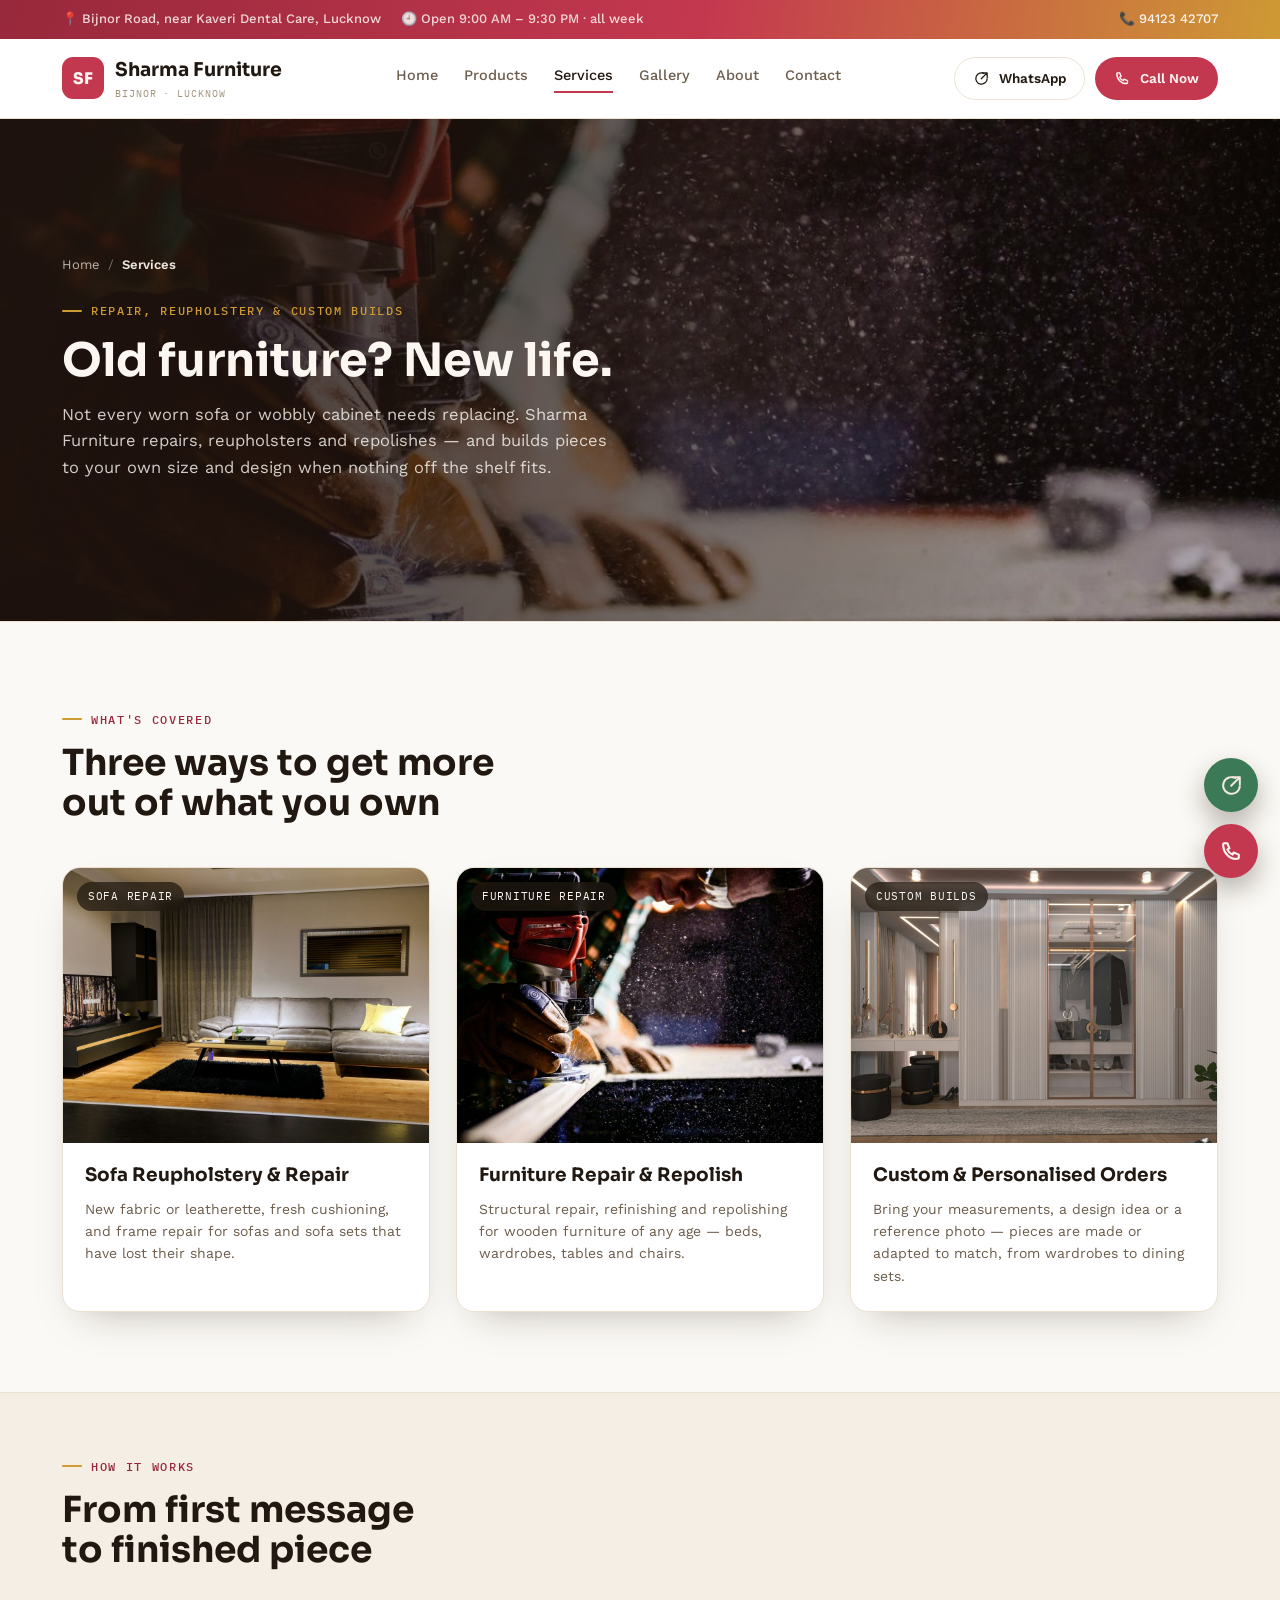
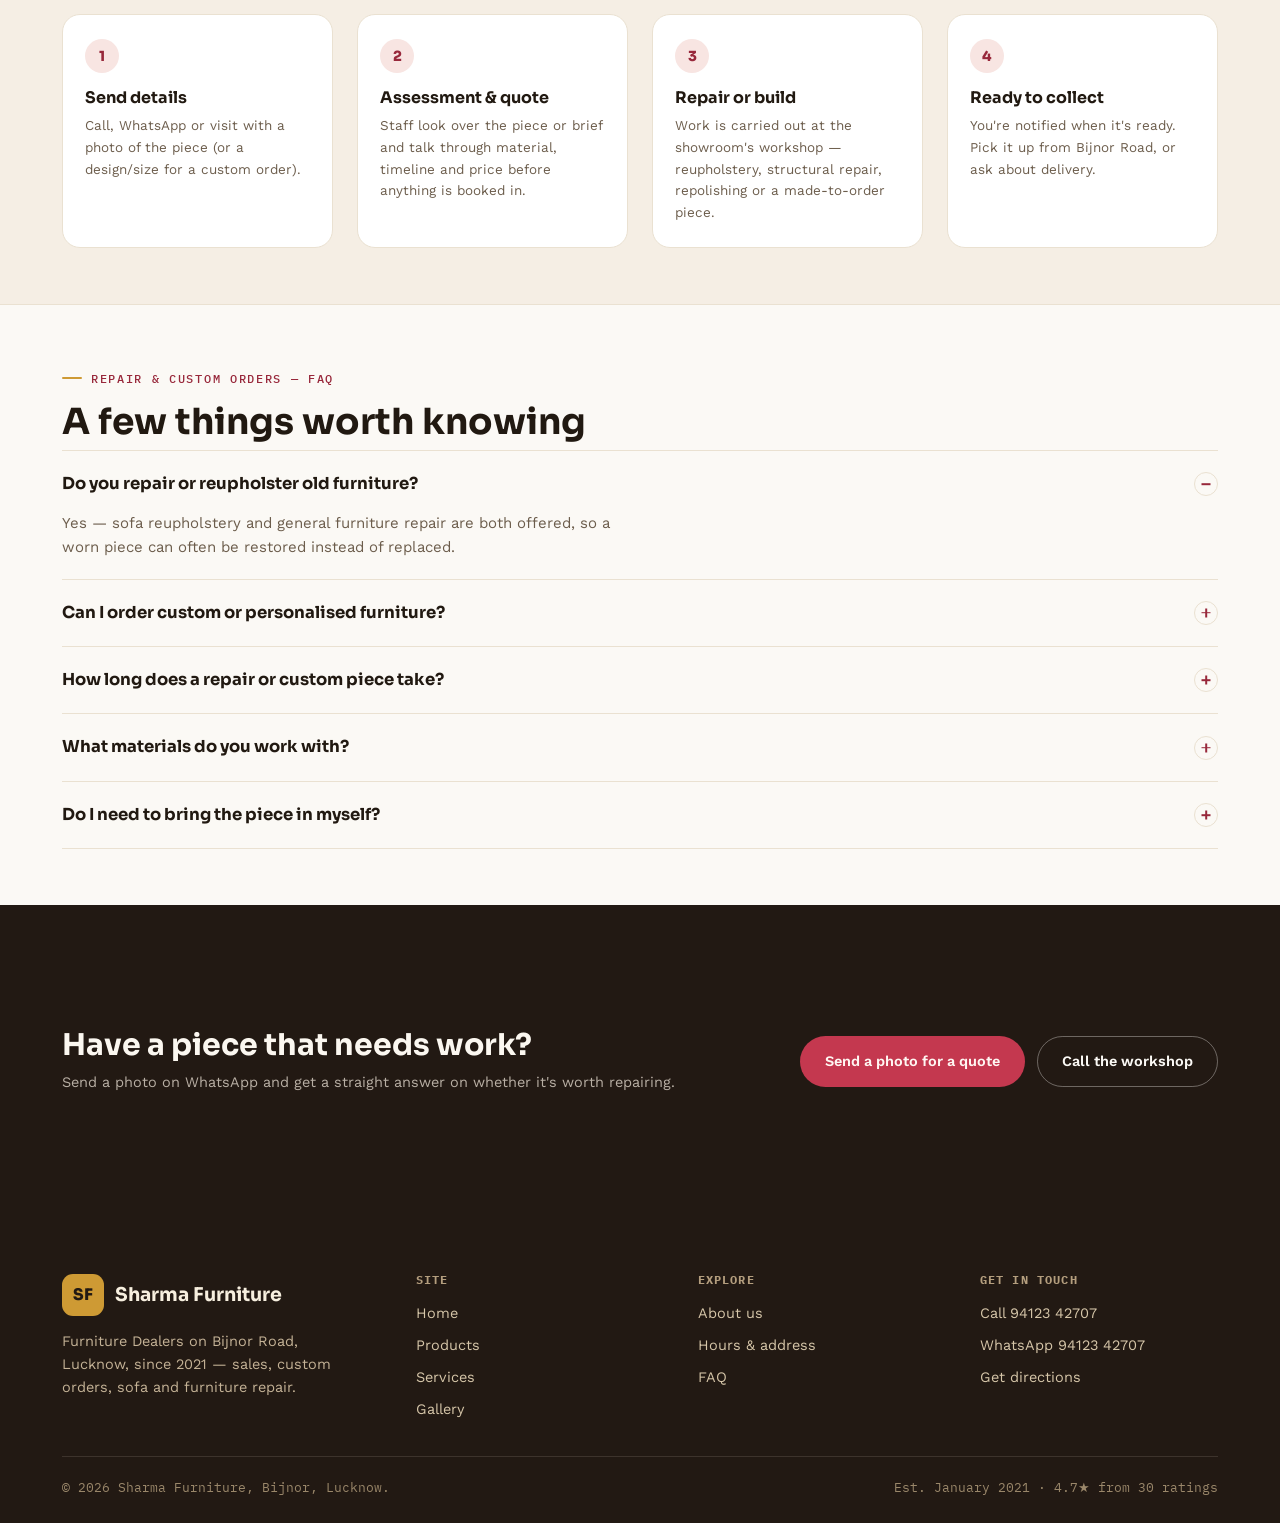
<file: services.html>
<!DOCTYPE html>
<html lang="en">
<head>
<meta charset="UTF-8">
<meta name="viewport" content="width=device-width, initial-scale=1.0">
<title>Repair &amp; Custom Orders — Sharma Furniture</title>
<meta name="description" content="Sofa reupholstery, furniture repair and repolishing, and custom-made furniture at Sharma Furniture, Bijnor Road, Lucknow.">
<link rel="icon" href="data:image/svg+xml,<svg xmlns=%22http://www.w3.org/2000/svg%22 viewBox=%220 0 100 100%22><text y=%22.9em%22 font-size=%2290%22>🛋️</text></svg>">
<link rel="stylesheet" href="assets/css/style.css">
</head>
<body>

<div class="topbar">
  <div class="wrap">
    <div class="tb-links">
      <span>📍 Bijnor Road, near Kaveri Dental Care, Lucknow</span>
      <span>🕘 Open 9:00 AM – 9:30 PM · all week</span>
    </div>
    <a href="tel:+919412342707">📞 94123 42707</a>
  </div>
</div>

<header class="site">
  <div class="nav">
    <a class="brand" href="index.html">
      <span class="brand-mark">SF</span>
      <span>
        <span class="brand-name">Sharma Furniture</span>
        <span class="brand-sub">Bijnor · Lucknow</span>
      </span>
    </a>
    <nav class="links">
      <a href="index.html">Home</a>
      <a href="products.html">Products</a>
      <a href="services.html" aria-current="page">Services</a>
      <a href="gallery.html">Gallery</a>
      <a href="about.html">About</a>
      <a href="contact.html">Contact</a>
    </nav>
    <div class="nav-cta">
      <span class="nav-rating">★ 4.7 · 30 ratings</span>
      <a class="btn btn-outline btn-sm" href="https://wa.me/919412342707" target="_blank" rel="noopener">
        <svg viewBox="0 0 24 24" fill="none" stroke="currentColor" stroke-width="1.8"><path d="M20 12a8 8 0 1 1-3.7-6.75"/><path d="M20 4l-8.3 8.3M13 4h7v7" stroke-linecap="round" stroke-linejoin="round"/></svg>
        WhatsApp
      </a>
      <a class="btn btn-accent btn-sm" href="tel:+919412342707">
        <svg viewBox="0 0 24 24" fill="none" stroke="currentColor" stroke-width="2"><path d="M4 5c0-.6.4-1 1-1h3l2 5-2 1a9 9 0 0 0 5 5l1-2 5 2v3c0 .6-.4 1-1 1C10.4 20 4 13.6 4 5Z" stroke-linecap="round" stroke-linejoin="round"/></svg>
        Call Now
      </a>
      <button class="nav-toggle" aria-label="Menu" id="navToggle">
        <svg viewBox="0 0 24 24" fill="none" stroke="currentColor" stroke-width="1.8"><path d="M3 6h18M3 12h18M3 18h18" stroke-linecap="round"/></svg>
      </button>
    </div>
  </div>
</header>

<main>

  <section class="page-hero with-photo">
    <div class="page-hero-bg"><img src="assets/img/category-repair.jpg" alt="" role="presentation"></div>
    <div class="wrap">
      <div class="page-hero-inner">
        <div class="breadcrumb"><a href="index.html">Home</a><span class="sep">/</span><span class="current">Services</span></div>
        <span class="eyebrow">Repair, reupholstery &amp; custom builds</span>
        <h1>Old furniture? New life.</h1>
        <p class="page-hero-lede">Not every worn sofa or wobbly cabinet needs replacing. Sharma Furniture repairs, reupholsters and repolishes — and builds pieces to your own size and design when nothing off the shelf fits.</p>
      </div>
    </div>
  </section>

  <!-- SERVICE CARDS -->
  <section>
    <div class="wrap">
      <div class="section-head">
        <span class="eyebrow">What's covered</span>
        <h2>Three ways to get more out of what you own</h2>
      </div>
      <div class="grid-cats">
        <div class="cat-card">
          <div class="cat-photo"><span class="cat-tag">Sofa Repair</span><img src="assets/img/hero-sofa-living.jpg" alt="A sofa in a living room, the kind of piece taken in for reupholstery" loading="lazy" width="800" height="600"></div>
          <div class="cat-body">
            <h3>Sofa Reupholstery &amp; Repair</h3>
            <p>New fabric or leatherette, fresh cushioning, and frame repair for sofas and sofa sets that have lost their shape.</p>
          </div>
        </div>
        <div class="cat-card">
          <div class="cat-photo"><span class="cat-tag">Furniture Repair</span><img src="assets/img/category-repair.jpg" alt="A craftsman repairing a piece of furniture" loading="lazy" width="800" height="600"></div>
          <div class="cat-body">
            <h3>Furniture Repair &amp; Repolish</h3>
            <p>Structural repair, refinishing and repolishing for wooden furniture of any age — beds, wardrobes, tables and chairs.</p>
          </div>
        </div>
        <div class="cat-card">
          <div class="cat-photo"><span class="cat-tag">Custom Builds</span><img src="assets/img/category-wardrobes.jpg" alt="A built-in wardrobe, the kind of piece built to custom measurements" loading="lazy" width="800" height="600"></div>
          <div class="cat-body">
            <h3>Custom &amp; Personalised Orders</h3>
            <p>Bring your measurements, a design idea or a reference photo — pieces are made or adapted to match, from wardrobes to dining sets.</p>
          </div>
        </div>
      </div>
    </div>
  </section>

  <!-- PROCESS -->
  <section class="tight" style="background:var(--surface-alt);border-top:1px solid var(--line);border-bottom:1px solid var(--line);">
    <div class="wrap">
      <div class="section-head">
        <span class="eyebrow">How it works</span>
        <h2>From first message to finished piece</h2>
      </div>
      <div class="steps">
        <div class="step">
          <span class="step-num">1</span>
          <h3>Send details</h3>
          <p>Call, WhatsApp or visit with a photo of the piece (or a design/size for a custom order).</p>
        </div>
        <div class="step">
          <span class="step-num">2</span>
          <h3>Assessment &amp; quote</h3>
          <p>Staff look over the piece or brief and talk through material, timeline and price before anything is booked in.</p>
        </div>
        <div class="step">
          <span class="step-num">3</span>
          <h3>Repair or build</h3>
          <p>Work is carried out at the showroom's workshop — reupholstery, structural repair, repolishing or a made-to-order piece.</p>
        </div>
        <div class="step">
          <span class="step-num">4</span>
          <h3>Ready to collect</h3>
          <p>You're notified when it's ready. Pick it up from Bijnor Road, or ask about delivery.</p>
        </div>
      </div>
    </div>
  </section>

  <!-- FAQ -->
  <section id="faq" class="tight">
    <div class="wrap">
      <div class="section-head" style="margin-bottom:8px;">
        <span class="eyebrow">Repair &amp; custom orders — FAQ</span>
        <h2>A few things worth knowing</h2>
      </div>
      <div class="faq-list">
        <details class="faq-item" open>
          <summary>Do you repair or reupholster old furniture?<span class="faq-plus"></span></summary>
          <p>Yes — sofa reupholstery and general furniture repair are both offered, so a worn piece can often be restored instead of replaced.</p>
        </details>
        <details class="faq-item">
          <summary>Can I order custom or personalised furniture?<span class="faq-plus"></span></summary>
          <p>Yes — bring your measurements, a design idea or a reference photo, and the team will work out size, material and timeline with you before you order.</p>
        </details>
        <details class="faq-item">
          <summary>How long does a repair or custom piece take?<span class="faq-plus"></span></summary>
          <p>It depends on the work and current workload. Call or WhatsApp ahead with your requirements for an accurate estimate before you commit.</p>
        </details>
        <details class="faq-item">
          <summary>What materials do you work with?<span class="faq-plus"></span></summary>
          <p>Depending on the piece: wood, engineered board, metal, and upholstery fabric or leatherette. Ask in-store about the specific material for anything you're considering.</p>
        </details>
        <details class="faq-item">
          <summary>Do I need to bring the piece in myself?<span class="faq-plus"></span></summary>
          <p>Call or WhatsApp first with a photo — staff can tell you whether it needs to come in or whether they can assess it from a description and photos alone.</p>
        </details>
      </div>
    </div>
  </section>

  <!-- CTA BAND -->
  <section class="cta-band">
    <div class="wrap">
      <div>
        <h2>Have a piece that needs work?</h2>
        <p>Send a photo on WhatsApp and get a straight answer on whether it's worth repairing.</p>
      </div>
      <div class="cta-band-ctas">
        <a class="btn btn-accent" href="https://wa.me/919412342707?text=Hi%2C%20I%27d%20like%20a%20quote%20for%20a%20repair." target="_blank" rel="noopener">Send a photo for a quote</a>
        <a class="btn btn-outline on-dark" href="tel:+919412342707">Call the workshop</a>
      </div>
    </div>
  </section>

</main>

<footer>
  <div class="wrap">
    <div class="footer-grid">
      <div>
        <div class="brand" style="margin-bottom:14px;">
          <span class="brand-mark" style="background:var(--gold);color:#221913;">SF</span>
          <span class="brand-name" style="font-size:19px;">Sharma Furniture</span>
        </div>
        <p style="max-width:34ch;">Furniture Dealers on Bijnor Road, Lucknow, since 2021 — sales, custom orders, sofa and furniture repair.</p>
      </div>
      <div>
        <h4>Site</h4>
        <div class="flinks">
          <a href="index.html">Home</a>
          <a href="products.html">Products</a>
          <a href="services.html">Services</a>
          <a href="gallery.html">Gallery</a>
        </div>
      </div>
      <div>
        <h4>Explore</h4>
        <div class="flinks">
          <a href="about.html">About us</a>
          <a href="contact.html">Hours &amp; address</a>
          <a href="contact.html#faq">FAQ</a>
        </div>
      </div>
      <div>
        <h4>Get in touch</h4>
        <div class="flinks">
          <a href="tel:+919412342707">Call 94123 42707</a>
          <a href="https://wa.me/919412342707" target="_blank" rel="noopener">WhatsApp 94123 42707</a>
          <a href="https://www.google.com/maps/search/?api=1&query=Sharma+Furniture+Bijnor+Road+Near+Kaveri+Dental+Care+Bijnor+Lucknow" target="_blank" rel="noopener">Get directions</a>
        </div>
      </div>
    </div>
    <div class="foot-bottom">
      <span>© <span id="year">2026</span> Sharma Furniture, Bijnor, Lucknow.</span>
      <span>Est. January 2021 · 4.7★ from 30 ratings</span>
    </div>
  </div>
</footer>

<div class="float-actions" aria-label="Quick contact">
  <a class="fab fab-wa" href="https://wa.me/919412342707" target="_blank" rel="noopener" title="WhatsApp Sharma Furniture" aria-label="WhatsApp Sharma Furniture">
    <svg viewBox="0 0 24 24" fill="none" stroke="currentColor" stroke-width="1.9"><path d="M20 12a8 8 0 1 1-3.7-6.75"/><path d="M20 4l-8.3 8.3M13 4h7v7" stroke-linecap="round" stroke-linejoin="round"/></svg>
  </a>
  <a class="fab fab-call" href="tel:+919412342707" title="Call Sharma Furniture" aria-label="Call Sharma Furniture">
    <svg viewBox="0 0 24 24" fill="none" stroke="currentColor" stroke-width="2"><path d="M4 5c0-.6.4-1 1-1h3l2 5-2 1a9 9 0 0 0 5 5l1-2 5 2v3c0 .6-.4 1-1 1C10.4 20 4 13.6 4 5Z" stroke-linecap="round" stroke-linejoin="round"/></svg>
  </a>
</div>

<script src="assets/js/main.js"></script>
</body>
</html>
</file>
<file: assets/css/style.css>
/* Sharma Furniture — stylesheet
   Palette, type and layout tokens are defined once at the top of :root
   and reused everywhere else through var(). */

@import url('https://fonts.googleapis.com/css2?family=Sora:wght@500;600;700;800&family=Work+Sans:wght@400;500;600;700&family=IBM+Plex+Mono:wght@400;500&display=swap');

:root{
  --bg:#FBF9F5;
  --surface:#FFFFFF;
  --surface-alt:#F5EEE4;
  --ink:#211911;
  --ink-soft:#6C5D4C;
  --ink-faint:#A0937E;
  --accent:#C4384F;
  --accent-deep:#98283B;
  --accent-tint:#F8E5E2;
  --gold:#CE9A34;
  --gold-tint:#F7EDD6;
  --line:#EAE1D1;
  --line-soft:#F1EAE0;
  --dark:#221913;
  --dark-surface:#2C221A;
  --shadow-card: 0 18px 40px -22px rgba(33,25,17,0.35);
  --radius-lg:18px;
  --radius-md:12px;
  --radius-sm:8px;
}

@media (prefers-color-scheme: dark){
  :root{
    --bg:#17120D;
    --surface:#1F1811;
    --surface-alt:#241C14;
    --ink:#F2E9DC;
    --ink-soft:#C6B7A2;
    --ink-faint:#8C7C67;
    --accent:#E0637A;
    --accent-deep:#F0899C;
    --accent-tint:#3A2229;
    --gold:#E3B75B;
    --gold-tint:#332A18;
    --line:#362B1F;
    --line-soft:#2B2219;
    --shadow-card: 0 18px 40px -20px rgba(0,0,0,0.55);
  }
}

*{box-sizing:border-box;}
html{scroll-behavior:smooth;}
@media (prefers-reduced-motion: reduce){
  html{scroll-behavior:auto;}
  *{animation-duration:.001ms !important; transition-duration:.001ms !important;}
}

body{
  margin:0;
  background:var(--bg);
  color:var(--ink);
  font-family:'Work Sans',ui-sans-serif,system-ui,sans-serif;
  font-size:16px;
  line-height:1.6;
  -webkit-font-smoothing:antialiased;
}

img{max-width:100%;display:block;}
a{color:inherit;}
.wrap{max-width:1220px;margin:0 auto;padding:0 32px;}

h1,h2,h3,h4{
  font-family:'Sora',ui-sans-serif,system-ui,sans-serif;
  font-weight:700;
  line-height:1.12;
  text-wrap:balance;
  margin:0;
  color:var(--ink);
}

p{margin:0;color:var(--ink-soft);}

.eyebrow{
  font-family:'IBM Plex Mono',ui-monospace,monospace;
  font-size:12px;
  letter-spacing:.14em;
  text-transform:uppercase;
  color:var(--accent-deep);
  display:inline-flex;
  align-items:center;
  gap:9px;
  font-weight:500;
}
.eyebrow::before{content:"";width:20px;height:2px;background:var(--gold);display:inline-block;border-radius:2px;}
.eyebrow.on-dark{color:var(--gold);}

.tabular{font-variant-numeric:tabular-nums;font-family:'IBM Plex Mono',monospace;}

/* ---------------- Buttons ---------------- */
.btn{
  display:inline-flex;align-items:center;gap:9px;
  padding:13px 24px;border-radius:999px;
  font-family:'Work Sans',sans-serif;font-weight:600;font-size:14.5px;
  text-decoration:none;border:1.5px solid transparent;cursor:pointer;
  transition:transform .15s ease, box-shadow .15s ease, background .15s ease, border-color .15s ease;
  white-space:nowrap;
}
.btn:focus-visible{outline:2px solid var(--accent-deep);outline-offset:3px;}
.btn svg{width:17px;height:17px;flex-shrink:0;}
.btn-accent{background:var(--accent);color:#FFF6F2;}
.btn-accent:hover{background:var(--accent-deep);transform:translateY(-1px);box-shadow:0 10px 22px -8px rgba(196,56,79,0.55);}
.btn-dark{background:var(--ink);color:var(--bg);}
.btn-dark:hover{transform:translateY(-1px);box-shadow:0 10px 22px -10px rgba(0,0,0,0.5);}
.btn-outline{background:transparent;color:var(--ink);border-color:var(--line);}
.btn-outline:hover{border-color:var(--accent);color:var(--accent-deep);}
.btn-outline.on-dark{color:var(--bg);border-color:rgba(251,249,245,0.35);}
.btn-outline.on-dark:hover{border-color:var(--gold);color:var(--gold);}
.btn-sm{padding:10px 18px;font-size:13.5px;}
.btn-block{width:100%;justify-content:center;}

/* ---------------- Top bar ---------------- */
.topbar{
  background:linear-gradient(100deg, var(--accent-deep), var(--accent) 55%, var(--gold));
  color:#FFF6F2;
}
.topbar .wrap{
  display:flex;align-items:center;justify-content:space-between;
  padding:9px 32px;font-size:13px;font-weight:500;gap:16px;flex-wrap:wrap;
}
.topbar a{text-decoration:none;color:inherit;}
.topbar .tb-links{display:flex;gap:20px;}
.topbar .tb-links span{opacity:.85;}

/* ---------------- Header ---------------- */
header.site{
  position:sticky;top:0;z-index:50;
  background:color-mix(in srgb, var(--surface) 92%, transparent);
  backdrop-filter:blur(10px);
  border-bottom:1px solid var(--line);
}
.nav{display:flex;align-items:center;justify-content:space-between;padding:16px 32px;max-width:1220px;margin:0 auto;gap:20px;}
.brand{display:flex;align-items:center;gap:11px;text-decoration:none;}
.brand-mark{
  width:42px;height:42px;border-radius:11px;
  background:var(--accent);color:#FFF6F2;
  display:flex;align-items:center;justify-content:center;
  font-family:'Sora',sans-serif;font-weight:800;font-size:16px;flex-shrink:0;
}
.brand-name{font-family:'Sora',sans-serif;font-weight:700;font-size:19px;}
.brand-sub{display:block;font-family:'IBM Plex Mono',monospace;font-size:10px;letter-spacing:.09em;color:var(--ink-faint);text-transform:uppercase;margin-top:1px;}
nav.links{display:flex;gap:26px;font-size:14.5px;font-weight:500;}
nav.links a{text-decoration:none;color:var(--ink-soft);border-bottom:2px solid transparent;padding-bottom:4px;transition:border-color .15s, color .15s;}
nav.links a:hover{color:var(--ink);border-color:var(--accent);}
nav.links a[aria-current="page"]{color:var(--ink);border-color:var(--accent);}
.nav-cta{display:flex;align-items:center;gap:10px;}
.nav-rating{
  display:none;
  align-items:center;gap:6px;font-size:13px;font-weight:600;
  background:var(--gold-tint);color:var(--accent-deep);padding:7px 12px;border-radius:999px;
}

/* ---------------- Hero ---------------- */
.hero{position:relative;min-height:640px;display:flex;align-items:center;overflow:hidden;border-bottom:1px solid var(--line);}
.hero-bg{position:absolute;inset:0;z-index:0;}
.hero-bg img{width:100%;height:100%;object-fit:cover;object-position:center 40%;}
.hero-bg::after{
  content:"";position:absolute;inset:0;
  background:linear-gradient(100deg, rgba(20,15,11,.94) 0%, rgba(20,15,11,.84) 34%, rgba(20,15,11,.52) 60%, rgba(20,15,11,.22) 100%);
}
.hero .wrap{position:relative;z-index:2;width:100%;}
.hero-copy{padding:104px 0;max-width:560px;}
.hero-copy h1{font-size:clamp(32px,4vw,50px);margin:16px 0 18px;color:#FBF7F0;}
.hero-copy h1 .accent{color:#F0899C;}
.hero-lede{font-size:17px;max-width:44ch;margin-bottom:26px;color:rgba(251,247,240,.82);}
.hero-ctas{display:flex;flex-wrap:wrap;gap:12px;margin-bottom:28px;}
.hero-badges{display:flex;flex-wrap:wrap;gap:12px;}
.hbadge{
  display:flex;align-items:center;gap:8px;
  background:var(--surface-alt);border:1px solid var(--line);
  padding:9px 14px;border-radius:999px;font-size:13px;font-weight:600;color:var(--ink-soft);
}
.hbadge svg{width:15px;height:15px;color:var(--accent-deep);flex-shrink:0;}
.hbadge .stars{color:var(--gold);display:inline-flex;gap:1px;}
.hbadge .stars svg{width:12px;height:12px;color:var(--gold);}
.hbadge.on-dark{background:rgba(20,15,11,.5);border-color:rgba(251,247,240,.22);color:#F2E9DC;backdrop-filter:blur(6px);}
.hbadge.on-dark svg{color:#F0899C;}
.hbadge.on-dark .stars,.hbadge.on-dark .stars svg{color:#E3B75B;}

.hero-ribbon{
  position:absolute;left:32px;top:32px;z-index:3;
  background:rgba(20,15,11,.6);color:#FBF7F0;border:1px solid rgba(251,247,240,.18);
  font-family:'IBM Plex Mono',monospace;font-size:11.5px;letter-spacing:.06em;text-transform:uppercase;
  padding:9px 15px;border-radius:8px;backdrop-filter:blur(6px);
  box-shadow:0 10px 24px -8px rgba(0,0,0,0.4);
}
.hero-rating-card{
  position:absolute;right:32px;bottom:32px;z-index:3;
  background:rgba(20,15,11,.55);border:1px solid rgba(251,247,240,.18);
  border-radius:14px;padding:16px 20px;backdrop-filter:blur(8px);
  box-shadow:0 20px 40px -16px rgba(0,0,0,0.5);
  display:flex;align-items:center;gap:14px;
}
.hrc-num{font-family:'Sora',sans-serif;font-weight:800;font-size:26px;color:#FBF7F0;line-height:1;}
.hrc-label{font-size:12px;color:rgba(251,247,240,.7);margin-top:3px;}
.hrc-stars{color:#E3B75B;display:flex;gap:2px;margin-bottom:3px;}
.hrc-stars svg{width:13px;height:13px;}

/* ---------------- Inner-page hero ---------------- */
.breadcrumb{display:flex;align-items:center;gap:8px;font-size:13px;color:var(--ink-faint);margin-bottom:18px;flex-wrap:wrap;}
.breadcrumb a{text-decoration:none;color:var(--ink-faint);}
.breadcrumb a:hover{color:var(--accent-deep);}
.breadcrumb .sep{opacity:.6;}
.breadcrumb .current{color:var(--ink-soft);font-weight:600;}

.page-hero{border-bottom:1px solid var(--line);position:relative;overflow:hidden;}
.page-hero.with-photo{color:#FBF7F0;}
.page-hero-bg{position:absolute;inset:0;}
.page-hero-bg img{width:100%;height:100%;object-fit:cover;}
.page-hero-bg::after{content:"";position:absolute;inset:0;background:linear-gradient(100deg, rgba(33,20,15,0.90) 0%, rgba(33,20,15,0.68) 48%, rgba(33,20,15,0.30) 100%);}
.page-hero-inner{position:relative;padding:56px 0 60px;max-width:680px;}
.page-hero.with-photo .breadcrumb, .page-hero.with-photo .breadcrumb a{color:rgba(251,247,240,0.7);}
.page-hero.with-photo .breadcrumb .current{color:rgba(251,247,240,0.92);}
.page-hero.with-photo .eyebrow{color:var(--gold);}
.page-hero-inner h1{font-size:clamp(30px,3.8vw,46px);margin:14px 0 16px;}
.page-hero.with-photo h1{color:#FBF7F0;}
.page-hero-lede{font-size:16.5px;max-width:56ch;}
.page-hero.with-photo .page-hero-lede{color:rgba(251,247,240,0.82);}
.page-hero:not(.with-photo) .page-hero-inner{padding:54px 0 52px;}

/* ---------------- Process steps ---------------- */
.steps{display:grid;grid-template-columns:repeat(4,1fr);gap:24px;counter-reset:step;}
.step{background:var(--surface);border:1px solid var(--line);border-radius:var(--radius-lg);padding:24px 22px;position:relative;}
.step .step-num{
  font-family:'Sora',sans-serif;font-weight:800;font-size:14px;
  width:34px;height:34px;border-radius:50%;background:var(--accent-tint);color:var(--accent-deep);
  display:flex;align-items:center;justify-content:center;margin-bottom:16px;
}
.step h3{font-size:16px;margin-bottom:8px;}
.step p{font-size:13.5px;}

/* ---------------- Category rail ---------------- */
.rail{padding:44px 0 40px;border-bottom:1px solid var(--line);}
.rail-head{display:flex;align-items:baseline;justify-content:space-between;margin-bottom:26px;gap:16px;flex-wrap:wrap;}
.rail-track{display:grid;grid-template-columns:repeat(6,1fr);gap:22px;}
.rail-item{display:flex;flex-direction:column;align-items:center;gap:12px;text-decoration:none;}
.rail-photo{
  width:100%;aspect-ratio:1/1;border-radius:50%;overflow:hidden;
  border:1px solid var(--line);box-shadow:var(--shadow-card);
  transition:transform .18s ease, box-shadow .18s ease;
}
.rail-item:hover .rail-photo{transform:translateY(-4px);}
.rail-photo img{width:100%;height:100%;object-fit:cover;}
.rail-item span{font-size:13.5px;font-weight:600;color:var(--ink);text-align:center;}

/* ---------------- Section shells ---------------- */
section{padding:80px 0;}
section.tight{padding:56px 0;}
.section-head{max-width:620px;margin-bottom:44px;}
.section-head h2{font-size:clamp(26px,3vw,36px);margin-top:14px;}
.section-head p{margin-top:14px;font-size:15.5px;max-width:58ch;}
.section-head.center{margin-left:auto;margin-right:auto;text-align:center;}
.section-head.split{display:flex;justify-content:space-between;align-items:flex-end;max-width:none;gap:24px;flex-wrap:wrap;}

/* ---------------- Product-style category grid ---------------- */
.grid-cats{display:grid;grid-template-columns:repeat(3,1fr);gap:26px;}
.cat-card{
  background:var(--surface);border:1px solid var(--line);border-radius:var(--radius-lg);
  overflow:hidden;display:flex;flex-direction:column;
  box-shadow:var(--shadow-card);
}
.cat-photo{position:relative;aspect-ratio:4/3;overflow:hidden;}
.cat-photo img{width:100%;height:100%;object-fit:cover;transition:transform .35s ease;}
.cat-card:hover .cat-photo img{transform:scale(1.05);}
.cat-tag{
  position:absolute;left:14px;top:14px;
  background:rgba(33,25,17,0.72);color:#FBF9F5;backdrop-filter:blur(4px);
  font-family:'IBM Plex Mono',monospace;font-size:10.5px;letter-spacing:.07em;text-transform:uppercase;
  padding:6px 11px;border-radius:999px;
}
.cat-body{padding:22px 22px 24px;display:flex;flex-direction:column;gap:12px;flex:1;}
.cat-body h3{font-size:18.5px;}
.cat-body p{font-size:14px;}
.cat-foot{display:flex;align-items:center;justify-content:space-between;margin-top:auto;padding-top:6px;gap:10px;}
.cat-link{font-size:13.5px;font-weight:700;color:var(--accent-deep);text-decoration:none;display:inline-flex;align-items:center;gap:6px;}
.cat-link svg{width:14px;height:14px;transition:transform .15s ease;}
.cat-link:hover svg{transform:translateX(3px);}

/* ---------------- Promo banner ---------------- */
.promo{position:relative;border-top:1px solid var(--line);border-bottom:1px solid var(--line);color:#FBF7F0;}
.promo-bg{position:absolute;inset:0;}
.promo-bg img{width:100%;height:100%;object-fit:cover;}
.promo-bg::after{content:"";position:absolute;inset:0;background:linear-gradient(100deg, rgba(33,20,15,0.92) 0%, rgba(33,20,15,0.72) 45%, rgba(33,20,15,0.35) 100%);}
.promo-inner{position:relative;padding:76px 0;max-width:520px;}
.promo-inner h2{color:#FBF7F0;font-size:clamp(26px,3.4vw,38px);margin:14px 0 16px;}
.promo-inner p{color:rgba(251,247,240,0.82);font-size:16px;margin-bottom:26px;max-width:44ch;}

/* ---------------- About ---------------- */
.about{border-bottom:1px solid var(--line);}
.about-grid{display:grid;grid-template-columns:0.95fr 1.05fr;gap:60px;align-items:center;}
.about-photo{border-radius:var(--radius-lg);overflow:hidden;box-shadow:var(--shadow-card);aspect-ratio:4/3.1;}
.about-photo img{width:100%;height:100%;object-fit:cover;}
.about-copy p+p{margin-top:15px;}
.about-copy{font-size:15.5px;}
.fact-grid{display:grid;grid-template-columns:1fr 1fr;gap:14px;margin-top:28px;}
.fact{
  background:var(--surface-alt);border:1px solid var(--line);border-radius:var(--radius-md);
  padding:16px 18px;
}
.fact .fnum{font-family:'Sora',sans-serif;font-weight:800;font-size:22px;color:var(--accent-deep);display:block;}
.fact .flabel{font-size:12.5px;color:var(--ink-soft);margin-top:2px;}

/* ---------------- Why us ---------------- */
.why{border-bottom:1px solid var(--line);}
.why-grid{display:grid;grid-template-columns:repeat(3,1fr);gap:24px;}
.why-card{background:var(--surface-alt);border:1px solid var(--line);border-radius:var(--radius-lg);padding:24px 22px;}
.why-card .glyph{width:30px;height:30px;color:var(--accent-deep);margin-bottom:14px;}
.why-card h3{font-size:16px;margin-bottom:8px;}
.why-card p{font-size:13.5px;}

/* ---------------- CTA band ---------------- */
.cta-band{background:var(--dark);color:#F2E9DC;}
.cta-band .wrap{
  display:flex;align-items:center;justify-content:space-between;gap:24px;flex-wrap:wrap;
  padding:44px 32px;
}
.cta-band h2{color:#FBF7F0;font-size:clamp(22px,2.6vw,30px);}
.cta-band p{color:rgba(242,233,220,0.72);margin-top:8px;font-size:14.5px;}
.cta-band-ctas{display:flex;gap:12px;flex-wrap:wrap;}

/* ---------------- Stats ---------------- */
.stats{background:var(--dark);color:#F2E9DC;}
.stats-grid{display:grid;grid-template-columns:repeat(4,1fr);max-width:1220px;margin:0 auto;}
.stat{padding:34px 32px;border-left:1px solid rgba(242,233,220,0.14);}
.stat:first-child{border-left:none;}
.stat .num{display:block;font-family:'Sora',sans-serif;font-weight:800;font-size:30px;color:#FBF7F0;margin-bottom:6px;}
.stat .label{font-size:12.5px;color:rgba(242,233,220,0.68);}

/* ---------------- Payments ---------------- */
.pay-strip{display:flex;flex-wrap:wrap;gap:10px;}
.pay-pill{
  font-family:'IBM Plex Mono',monospace;font-size:12.5px;color:var(--ink-soft);
  border:1px solid var(--line);border-radius:999px;padding:9px 16px;background:var(--surface);
}

/* ---------------- Coverflow carousel ---------------- */
.coverflow{position:relative;min-height:760px;display:flex;align-items:center;justify-content:center;background:var(--dark);color:#F2E9DC;padding:56px 0;overflow:hidden;}
.coverflow-bg{position:absolute;inset:0;z-index:0;}
.coverflow-bg img{width:100%;height:100%;object-fit:cover;filter:brightness(.22) blur(32px);transform:scale(1.15);transition:opacity 1s ease, filter 1s ease;}
.coverflow-bg::after{content:"";position:absolute;inset:0;background:radial-gradient(circle at center, rgba(34,25,19,0.3) 0%, rgba(34,25,19,0.92) 100%);}
.coverflow .wrap{position:relative;z-index:2;width:100%;}

.cf-eyebrow{display:flex;align-items:center;justify-content:center;gap:14px;margin-bottom:32px;}
.cf-eyebrow .cf-line{width:36px;height:1px;background:linear-gradient(90deg, transparent, var(--gold));}
.cf-eyebrow .cf-line.right{background:linear-gradient(90deg, var(--gold), transparent);}
.cf-eyebrow h2{font-family:'IBM Plex Mono',ui-monospace,monospace;font-size:.75rem;font-weight:700;letter-spacing:.3em;text-transform:uppercase;color:var(--gold);margin:0;}

.coverflow-stage{position:relative;width:100%;height:520px;margin:0 auto 32px;perspective:1400px;}
.cf-track{position:relative;width:100%;height:100%;display:flex;align-items:center;justify-content:center;}
.cf-card{
  position:absolute;width:330px;height:500px;border-radius:18px;overflow:hidden;
  background:#171311;border:1px solid rgba(255,255,255,.12);
  transform:translateX(0) scale(.4) rotateY(0deg);opacity:0;z-index:0;
  filter:brightness(.4);
  transition:transform .8s cubic-bezier(.25,1,.5,1), opacity .8s cubic-bezier(.25,1,.5,1), filter .8s cubic-bezier(.25,1,.5,1), box-shadow .8s cubic-bezier(.25,1,.5,1);
}
.cf-card.is-center{cursor:default;box-shadow:0 25px 60px rgba(0,0,0,.9), 0 0 35px rgba(206,154,52,.25);}
.cf-card.is-adjacent, .cf-card.is-far{cursor:pointer;box-shadow:0 15px 35px rgba(0,0,0,.5);}
.cf-img{position:absolute;inset:0;width:100%;height:100%;object-fit:cover;}
.cf-shade{position:absolute;inset:0;background:linear-gradient(180deg, rgba(0,0,0,.4) 0%, rgba(0,0,0,.1) 25%, rgba(0,0,0,.68) 60%, rgba(0,0,0,.96) 100%);}
.cf-content{
  position:relative;height:100%;padding:20px 18px 22px;display:flex;flex-direction:column;justify-content:space-between;text-align:center;
  opacity:0;transform:translateY(16px);transition:opacity .5s ease, transform .5s ease;pointer-events:none;
}
.cf-card.is-center .cf-content{opacity:1;transform:translateY(0);pointer-events:auto;}
.cf-tag{align-self:flex-end;font-family:'IBM Plex Mono',monospace;font-size:.78rem;font-weight:600;letter-spacing:.06em;color:rgba(255,255,255,.9);text-shadow:0 2px 6px rgba(0,0,0,.8);}
.cf-title{font-family:'Sora',sans-serif;font-size:1.65rem;font-weight:900;text-transform:uppercase;letter-spacing:.04em;color:#fff;margin:0;line-height:1.1;text-shadow:0 3px 12px rgba(0,0,0,.95);}
.cf-title small{display:block;font-size:1.1rem;font-weight:700;letter-spacing:.06em;text-transform:uppercase;color:#f3f0ea;line-height:1.2;margin-top:3px;text-shadow:0 3px 10px rgba(0,0,0,.9);}
.cf-rule{width:34px;height:2px;background:var(--gold);border-radius:2px;margin:5px auto 4px;box-shadow:0 0 8px rgba(206,154,52,.7);}
.cf-desc{font-size:.82rem;font-style:italic;color:rgba(255,255,255,.9);max-width:280px;margin:0 auto 10px;line-height:1.3;text-shadow:0 2px 8px rgba(0,0,0,.9);}
.cf-cta{
  display:inline-flex;align-items:center;gap:6px;padding:7px 18px;border-radius:9999px;
  background:linear-gradient(135deg, var(--gold), #9c7527);color:#241909;
  font-size:.72rem;font-weight:800;letter-spacing:.14em;text-transform:uppercase;text-decoration:none;
  box-shadow:0 4px 14px rgba(0,0,0,.4), 0 0 15px rgba(206,154,52,.3);
  transition:transform .2s ease, box-shadow .2s ease;
}
.cf-cta:hover{transform:translateY(-1px);box-shadow:0 6px 18px rgba(0,0,0,.45), 0 0 18px rgba(206,154,52,.4);}
.cf-cta svg{width:13px;height:13px;}

.cf-nav{
  position:absolute;left:24px;top:50%;transform:translateY(-50%);width:46px;height:46px;border-radius:50%;
  background:rgba(0,0,0,.55);border:1px solid rgba(255,255,255,.2);color:#fff;
  display:flex;align-items:center;justify-content:center;backdrop-filter:blur(8px);cursor:pointer;z-index:40;
  box-shadow:0 8px 24px rgba(0,0,0,.4);
  transition:background .2s ease, transform .2s ease;
}
.cf-nav:hover{background:rgba(0,0,0,.72);}
.cf-nav:focus-visible{outline:2px solid var(--gold);outline-offset:2px;}
.cf-nav.prev{left:24px;} .cf-nav.next{right:24px;left:auto;}
.cf-nav svg{width:20px;height:20px;}
.cf-dots{display:flex;align-items:center;justify-content:center;gap:8px;}
.cf-dot{height:8px;width:8px;border-radius:9999px;background:rgba(255,255,255,.25);border:none;cursor:pointer;padding:0;transition:width .3s ease, background .3s ease;}
.cf-dot.active{width:28px;background:var(--gold);box-shadow:0 0 10px rgba(206,154,52,.7);}

/* No-JS / not-yet-enhanced fallback: lay every card out in a simple row */
.coverflow-stage:not(.is-ready){height:auto;overflow-x:auto;padding-bottom:8px;}
.coverflow-stage:not(.is-ready) .cf-track{justify-content:flex-start;gap:16px;position:static;width:max-content;}
.coverflow-stage:not(.is-ready) .cf-card{position:static;transform:none !important;opacity:1 !important;filter:none !important;flex:none;}
.coverflow-stage:not(.is-ready) .cf-content{opacity:1;transform:none;pointer-events:auto;}
.coverflow-stage.is-ready .cf-card{position:absolute;}

@media (max-width:860px){
  .coverflow{min-height:0;padding:48px 0;}
  .coverflow-stage{height:420px;margin-bottom:24px;}
  .cf-card{width:240px;height:360px;}
  .cf-title{font-size:1.3rem;}
  .cf-title small{font-size:.85rem;}
  .cf-nav{width:38px;height:38px;left:8px;}
  .cf-nav.next{right:8px;}
}

/* ---------------- Gallery ---------------- */
.gallery-grid{
  display:grid;grid-template-columns:repeat(4,1fr);grid-auto-rows:150px;gap:14px;
}
.gallery-grid a{border-radius:var(--radius-md);overflow:hidden;display:block;position:relative;}
.gallery-grid img{width:100%;height:100%;object-fit:cover;transition:transform .3s ease;}
.gallery-grid a:hover img{transform:scale(1.06);}
.g-big{grid-column:span 2;grid-row:span 2;}

/* ---------------- Visit ---------------- */
.visit{border-bottom:1px solid var(--line);}
.visit-grid{display:grid;grid-template-columns:1fr 1fr;gap:1px;background:var(--line);border:1px solid var(--line);border-radius:var(--radius-lg);overflow:hidden;}
.visit-panel{background:var(--surface);padding:40px;}
.visit-panel.dark{background:var(--dark);color:#F2E9DC;}
.hours-table{width:100%;border-collapse:collapse;margin-top:20px;font-size:14.5px;color:inherit;}
.hours-table td{padding:9px 0;border-bottom:1px solid rgba(242,233,220,0.14);}
.hours-table td:last-child{text-align:right;font-family:'IBM Plex Mono',monospace;font-variant-numeric:tabular-nums;}
.visit-panel:not(.dark) .hours-table td{border-bottom:1px solid var(--line-soft);}
.addr-block{display:flex;gap:14px;margin-top:20px;}
.addr-block svg{width:19px;height:19px;flex-shrink:0;margin-top:2px;color:var(--accent-deep);}
.visit-panel.dark .addr-block svg{color:var(--gold);}
.addr-block p{color:inherit;opacity:.9;font-size:15px;}
.visit-ctas{display:flex;flex-wrap:wrap;gap:12px;margin-top:26px;}

/* ---------------- FAQ ---------------- */
.faq-list{display:flex;flex-direction:column;border-top:1px solid var(--line);}
details.faq-item{border-bottom:1px solid var(--line);padding:20px 0;}
details.faq-item summary{
  cursor:pointer;list-style:none;display:flex;justify-content:space-between;align-items:center;gap:20px;
  font-family:'Sora',sans-serif;font-weight:700;font-size:16.5px;color:var(--ink);
}
details.faq-item summary::-webkit-details-marker{display:none;}
.faq-plus{width:24px;height:24px;border:1px solid var(--line);border-radius:50%;flex-shrink:0;position:relative;}
.faq-plus::before,.faq-plus::after{content:"";position:absolute;background:var(--accent-deep);top:50%;left:50%;transform:translate(-50%,-50%);}
.faq-plus::before{width:9px;height:1.6px;}
.faq-plus::after{width:1.6px;height:9px;transition:opacity .15s;}
details.faq-item[open] .faq-plus::after{opacity:0;}
.faq-item p{margin-top:13px;max-width:64ch;font-size:15px;}

/* ---------------- Footer ---------------- */
footer{background:var(--dark);color:#E4D6C3;padding:56px 0 26px;}
.footer-grid{display:grid;grid-template-columns:1.3fr 1fr 1fr 1fr;gap:44px;padding-bottom:34px;border-bottom:1px solid rgba(228,214,195,0.14);}
footer h4{font-family:'IBM Plex Mono',monospace;font-size:11.5px;letter-spacing:.1em;text-transform:uppercase;color:#B49E7E;margin:0 0 15px;}
footer .brand-name{color:#F7EFDF;}
footer p{color:#C4B296;font-size:14.5px;}
footer .flinks{display:flex;flex-direction:column;gap:9px;font-size:14.5px;}
footer .flinks a{text-decoration:none;color:#D6C6A9;}
footer .flinks a:hover{color:var(--gold);}
.foot-bottom{display:flex;justify-content:space-between;flex-wrap:wrap;gap:10px;padding-top:20px;font-size:12.5px;color:#9A876A;font-family:'IBM Plex Mono',monospace;}

/* ---------------- Floating actions ---------------- */
.float-actions{position:fixed;right:22px;bottom:22px;z-index:60;display:flex;flex-direction:column;gap:12px;}
.fab{
  width:54px;height:54px;border-radius:50%;display:flex;align-items:center;justify-content:center;
  box-shadow:0 12px 26px rgba(33,25,17,0.32);text-decoration:none;transition:transform .15s ease;
}
.fab:hover{transform:translateY(-2px) scale(1.05);}
.fab svg{width:25px;height:25px;}
.fab-call{background:var(--accent);color:#FFF6F2;}
.fab-wa{background:#3C7A57;color:#F2E9DC;}

/* ---------------- Mobile nav toggle ---------------- */
.nav-toggle{display:none;background:none;border:1px solid var(--line);border-radius:8px;width:40px;height:40px;align-items:center;justify-content:center;cursor:pointer;}
.nav-toggle svg{width:20px;height:20px;}

/* ---------------- Responsive ---------------- */
@media (max-width:980px){
  .steps{grid-template-columns:repeat(2,1fr);}
  .hero{min-height:560px;}
  .hero-copy{padding:72px 0;max-width:none;}
  .hero-ribbon{left:20px;top:20px;font-size:10.5px;padding:7px 12px;}
  .hero-rating-card{right:20px;bottom:20px;padding:12px 16px;gap:10px;}
  .rail-track{grid-template-columns:repeat(3,1fr);row-gap:26px;}
  .grid-cats{grid-template-columns:repeat(2,1fr);}
  .about-grid{grid-template-columns:1fr;gap:36px;}
  .why-grid{grid-template-columns:1fr 1fr;}
  .stats-grid{grid-template-columns:repeat(2,1fr);}
  .stat:nth-child(3){border-left:none;}
  .stat{border-bottom:1px solid rgba(242,233,220,0.14);}
  .visit-grid{grid-template-columns:1fr;}
  .footer-grid{grid-template-columns:1fr 1fr;gap:32px;}
  .gallery-grid{grid-template-columns:repeat(3,1fr);grid-auto-rows:130px;}
  .g-big{grid-column:span 1;grid-row:span 1;}
}
@media (max-width:760px){
  nav.links{display:none;}
  .nav-toggle{display:flex;}
  .nav{flex-wrap:wrap;row-gap:10px;}
}
@media (max-width:560px){
  .wrap{padding:0 18px;}
  .nav{padding:14px 18px;flex-wrap:wrap;row-gap:10px;}
  .brand-sub{display:none;}
  .nav-cta{gap:8px;}
  .nav-cta .btn-outline{display:none;}
  .nav-cta .btn-accent{padding:9px 14px;font-size:12.5px;}
  .topbar .wrap{padding:9px 18px;}
  section{padding:56px 0;}
  .rail-track{grid-template-columns:repeat(3,1fr);}
  .grid-cats{grid-template-columns:1fr;}
  .stats-grid{grid-template-columns:1fr 1fr;}
  .footer-grid{grid-template-columns:1fr;gap:28px;}
  .gallery-grid{grid-template-columns:repeat(2,1fr);}
  .steps{grid-template-columns:1fr;}
  .why-grid{grid-template-columns:1fr;}
  .cta-band .wrap{flex-direction:column;align-items:flex-start;text-align:left;}
}
</file>
